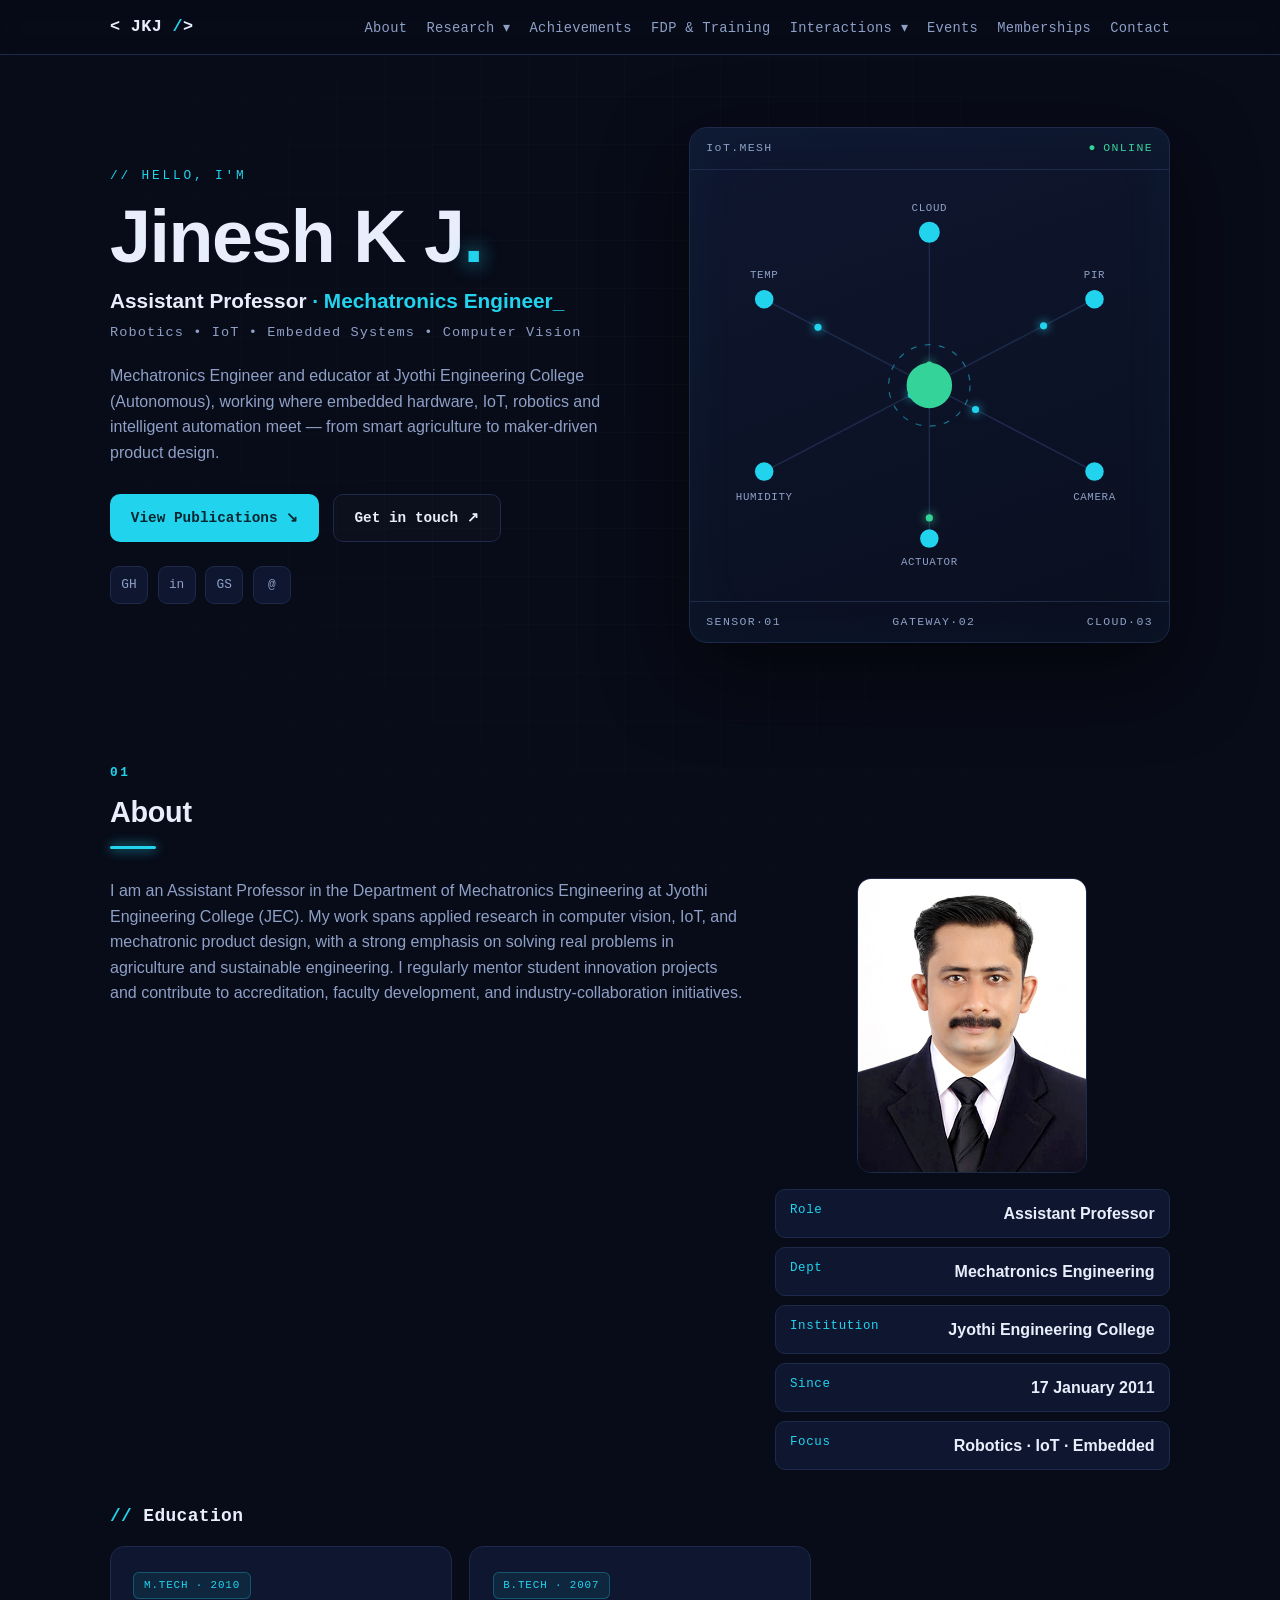
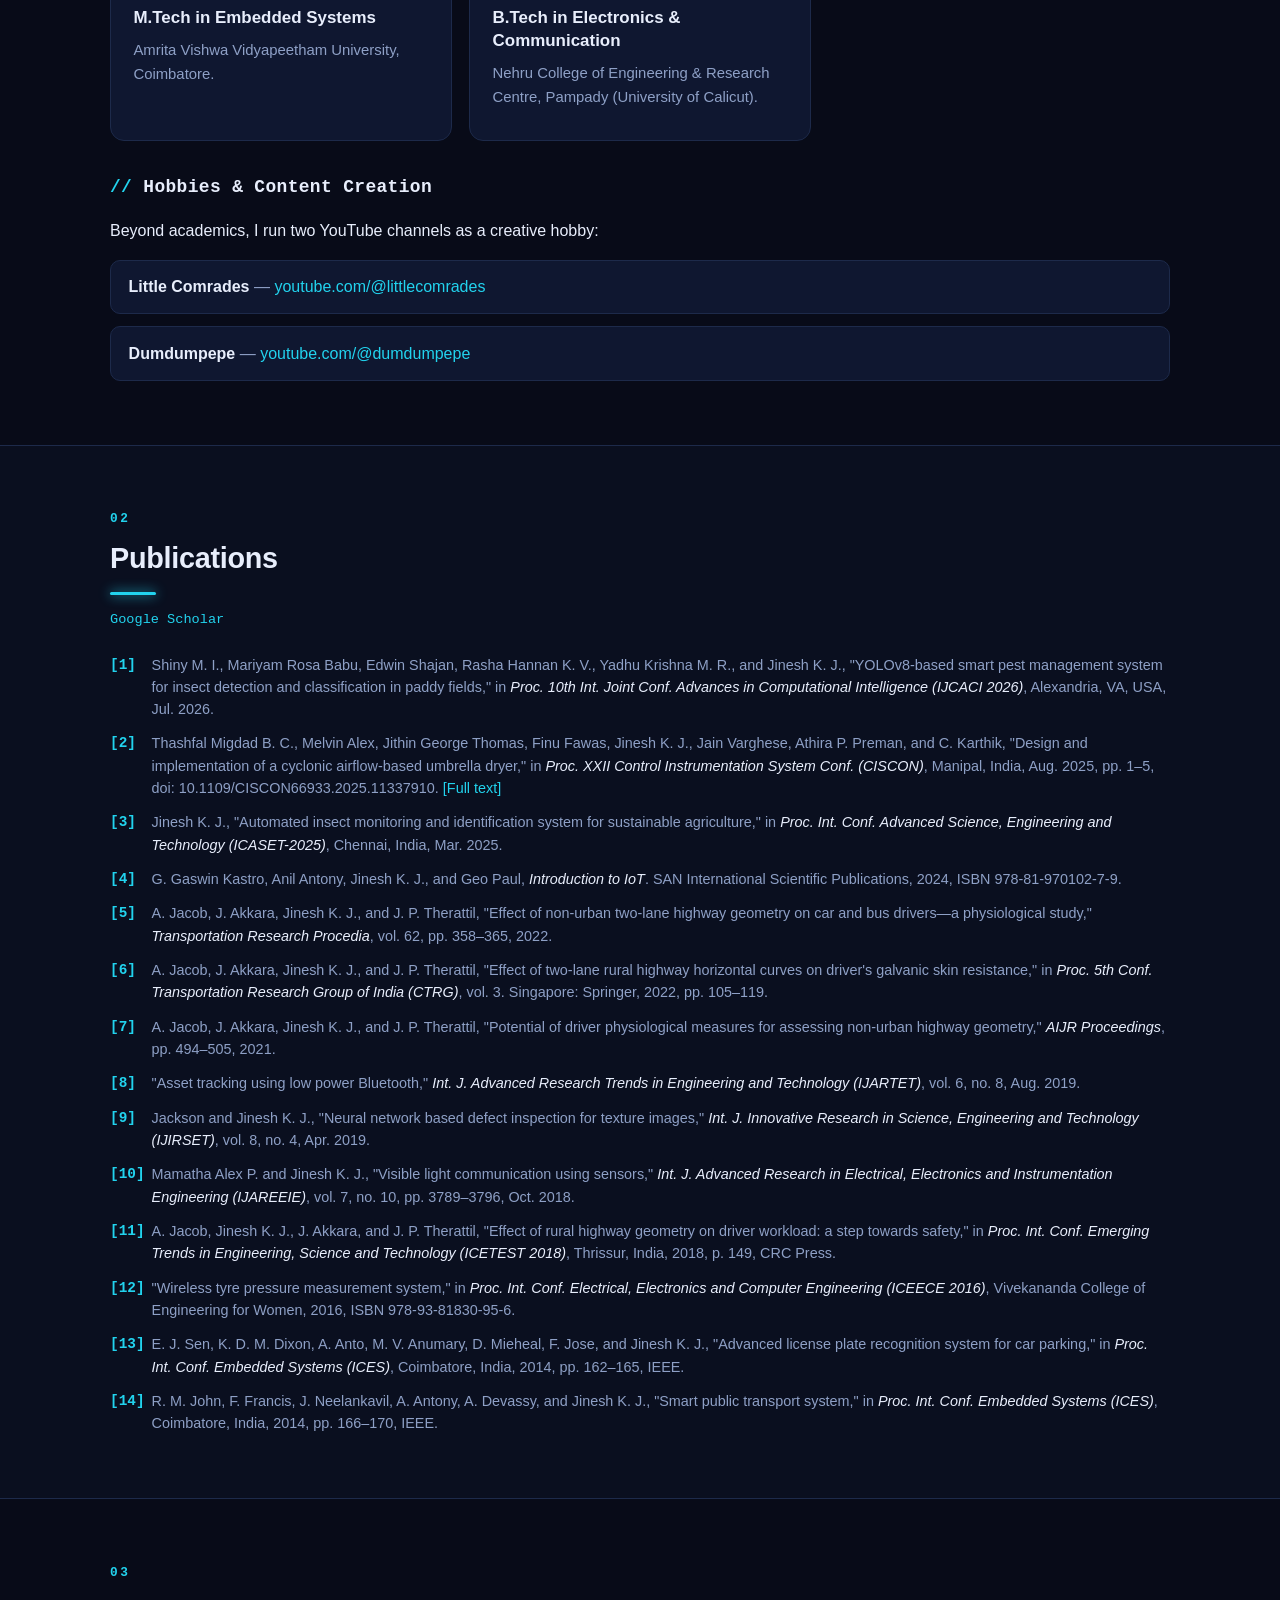
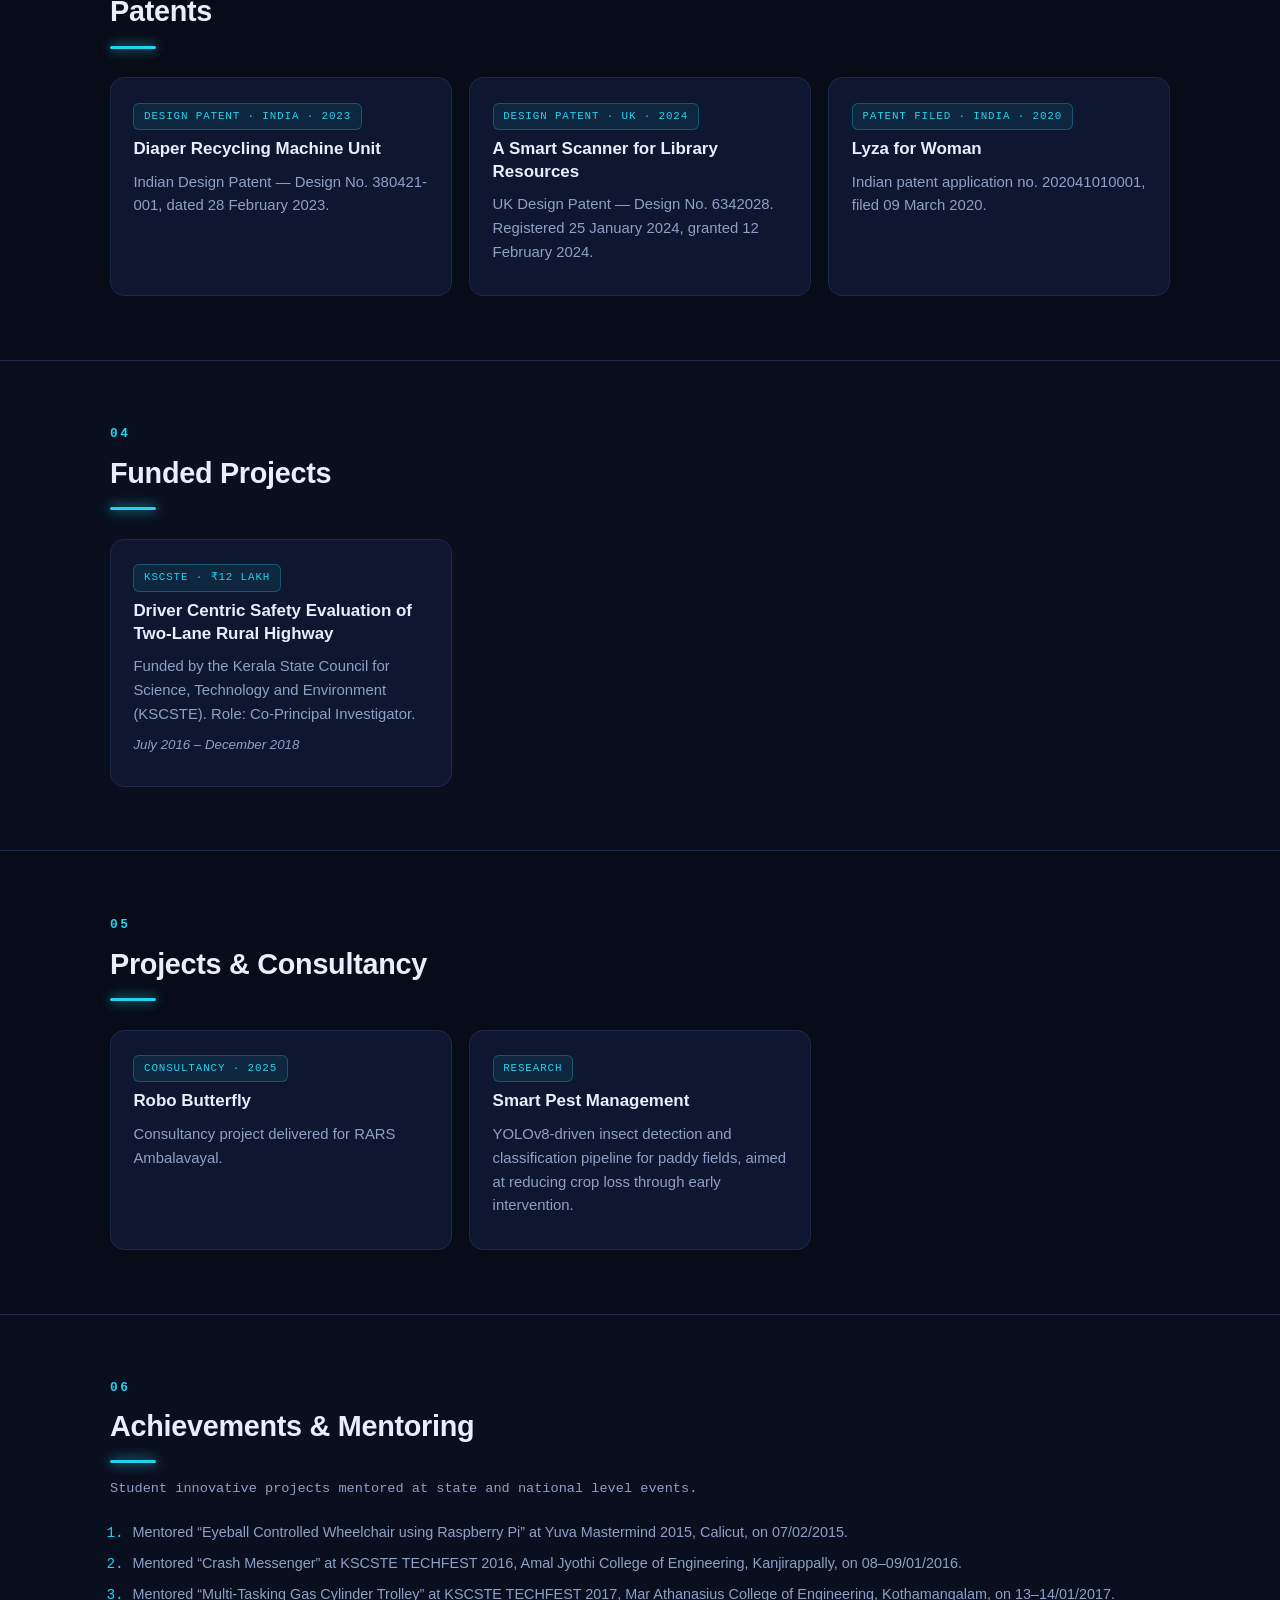
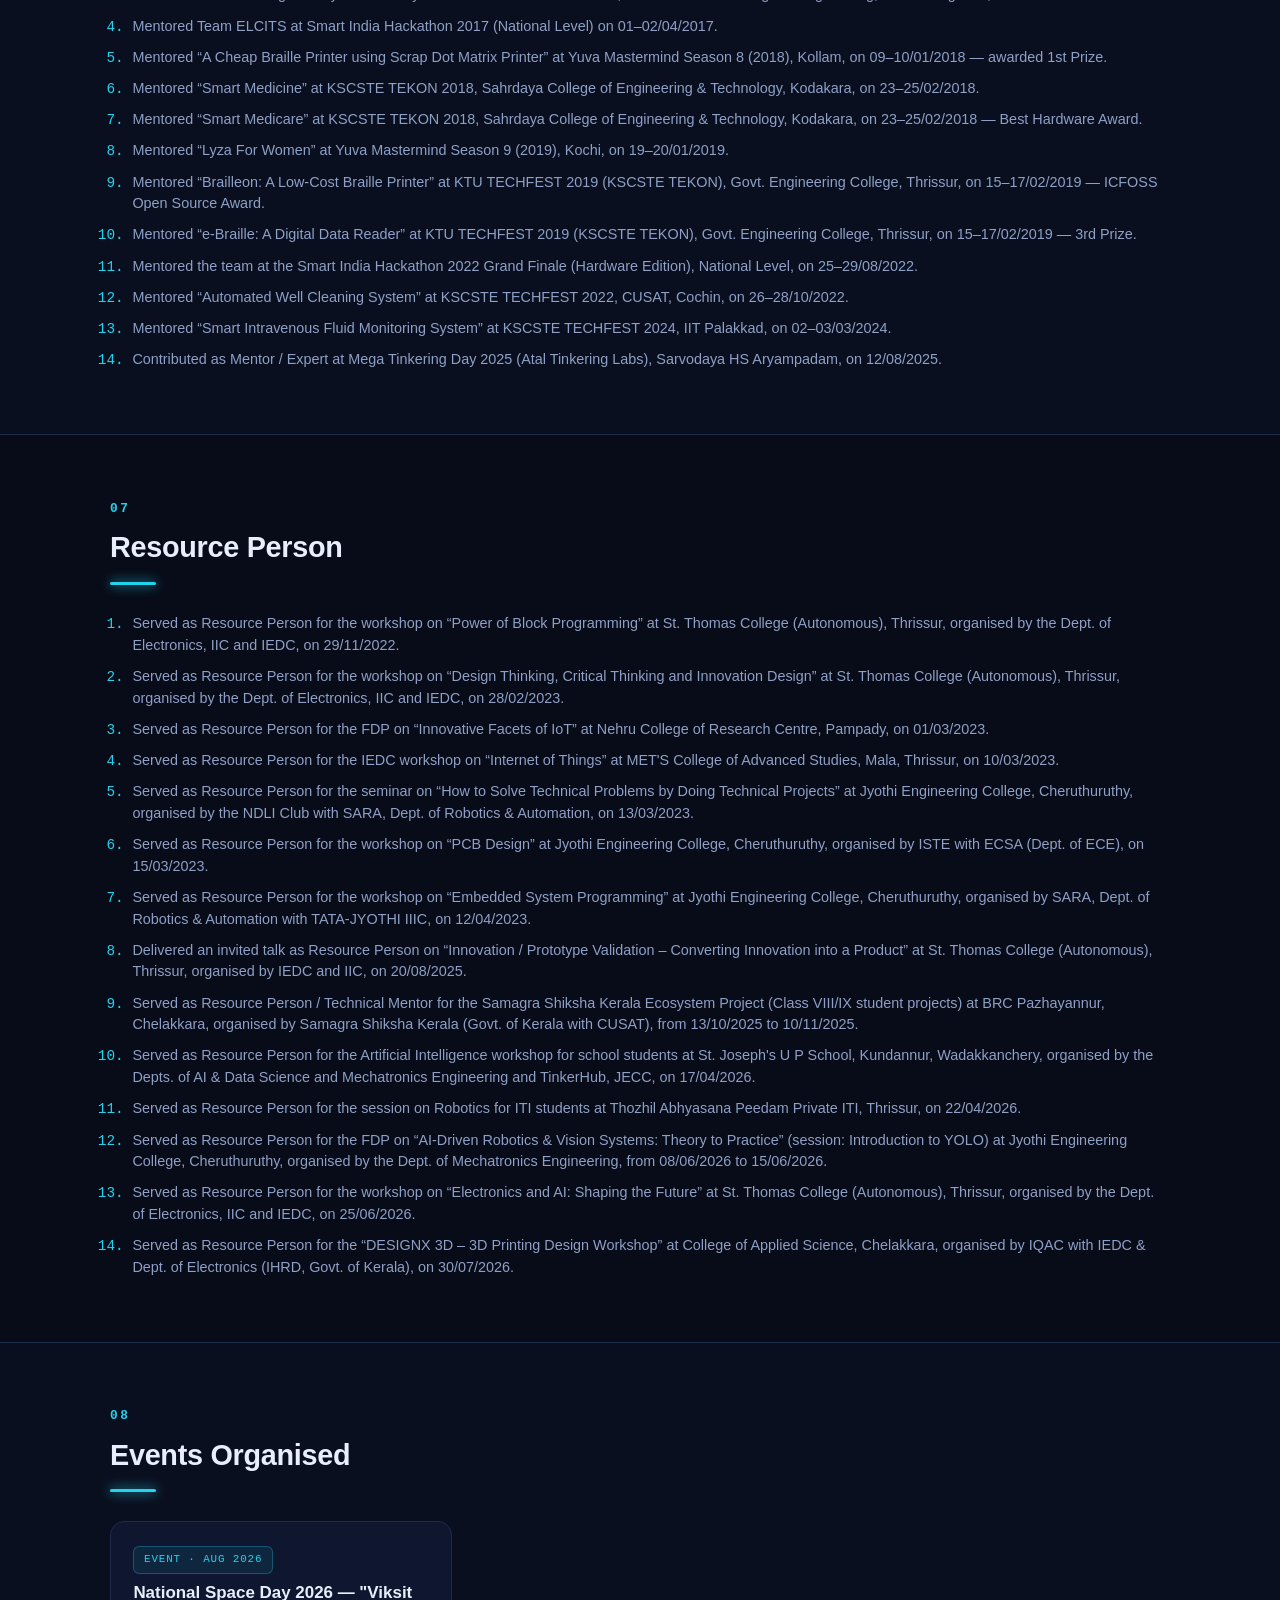
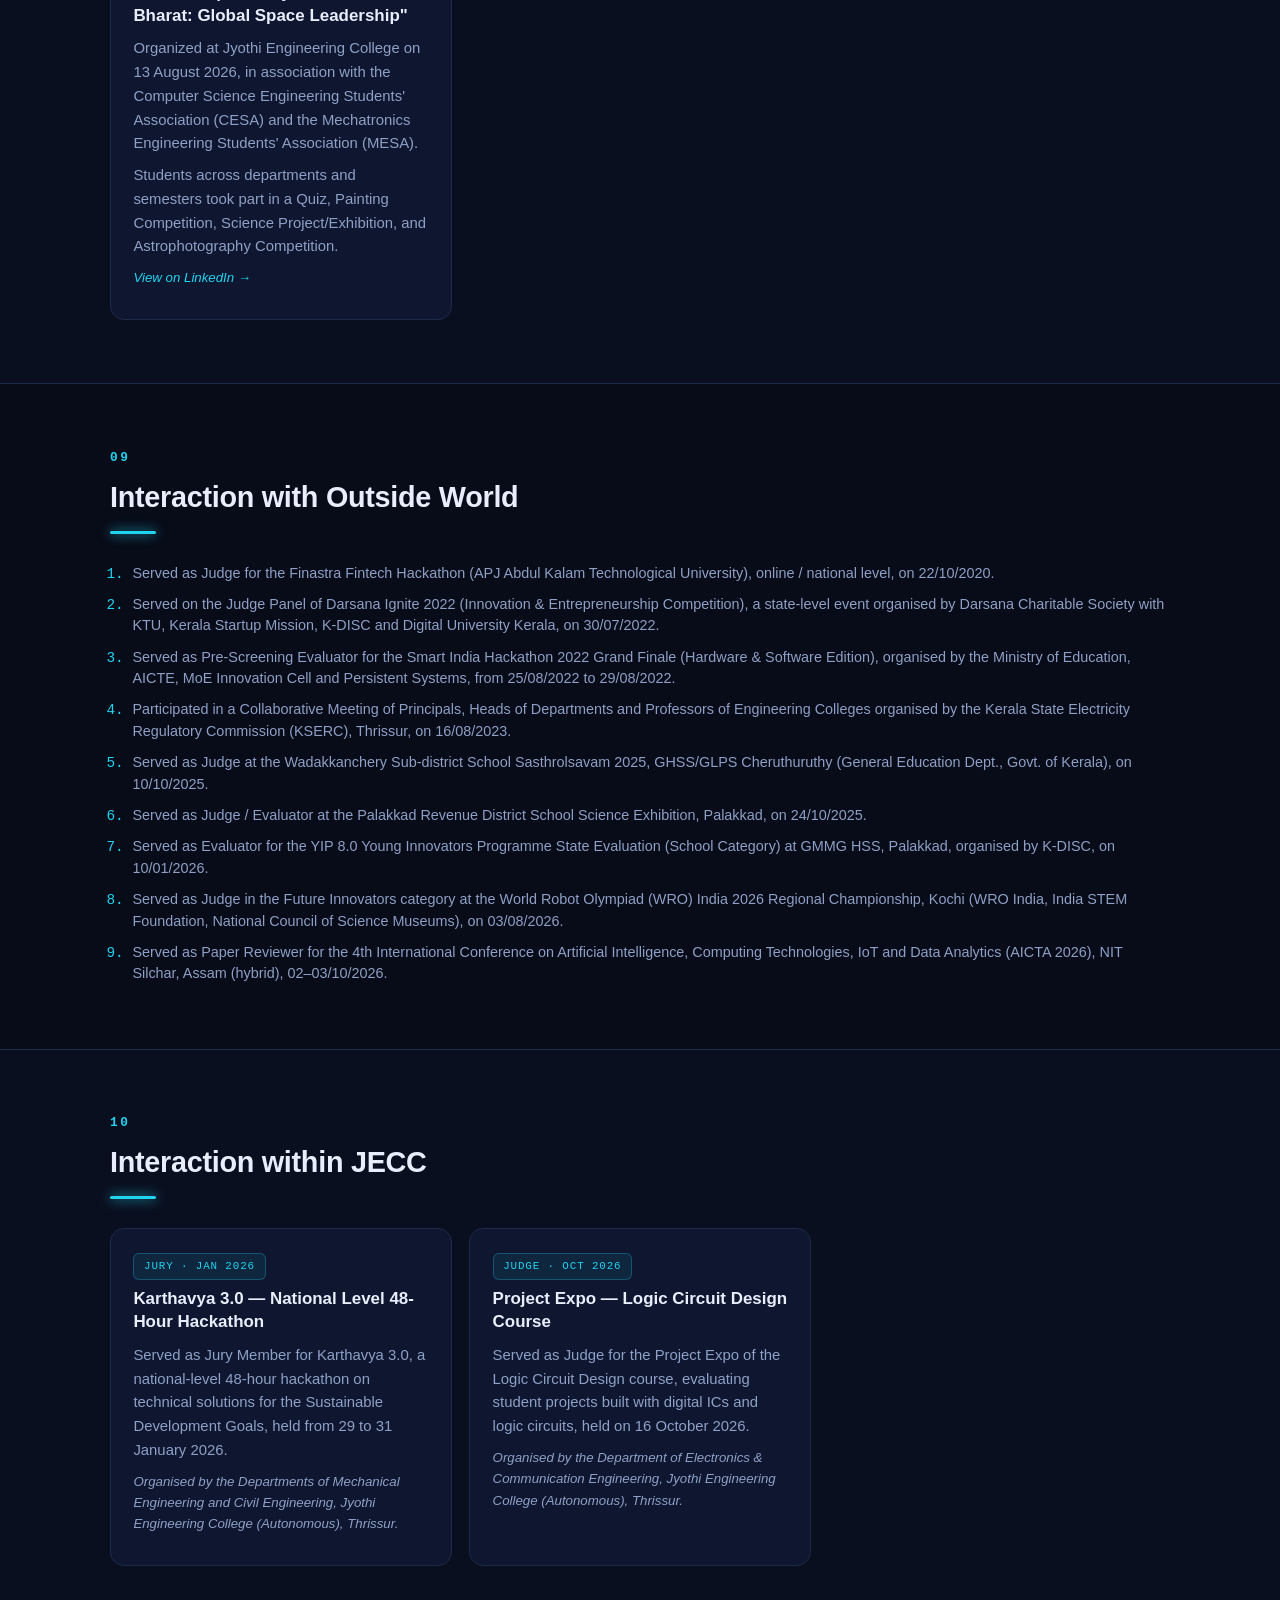
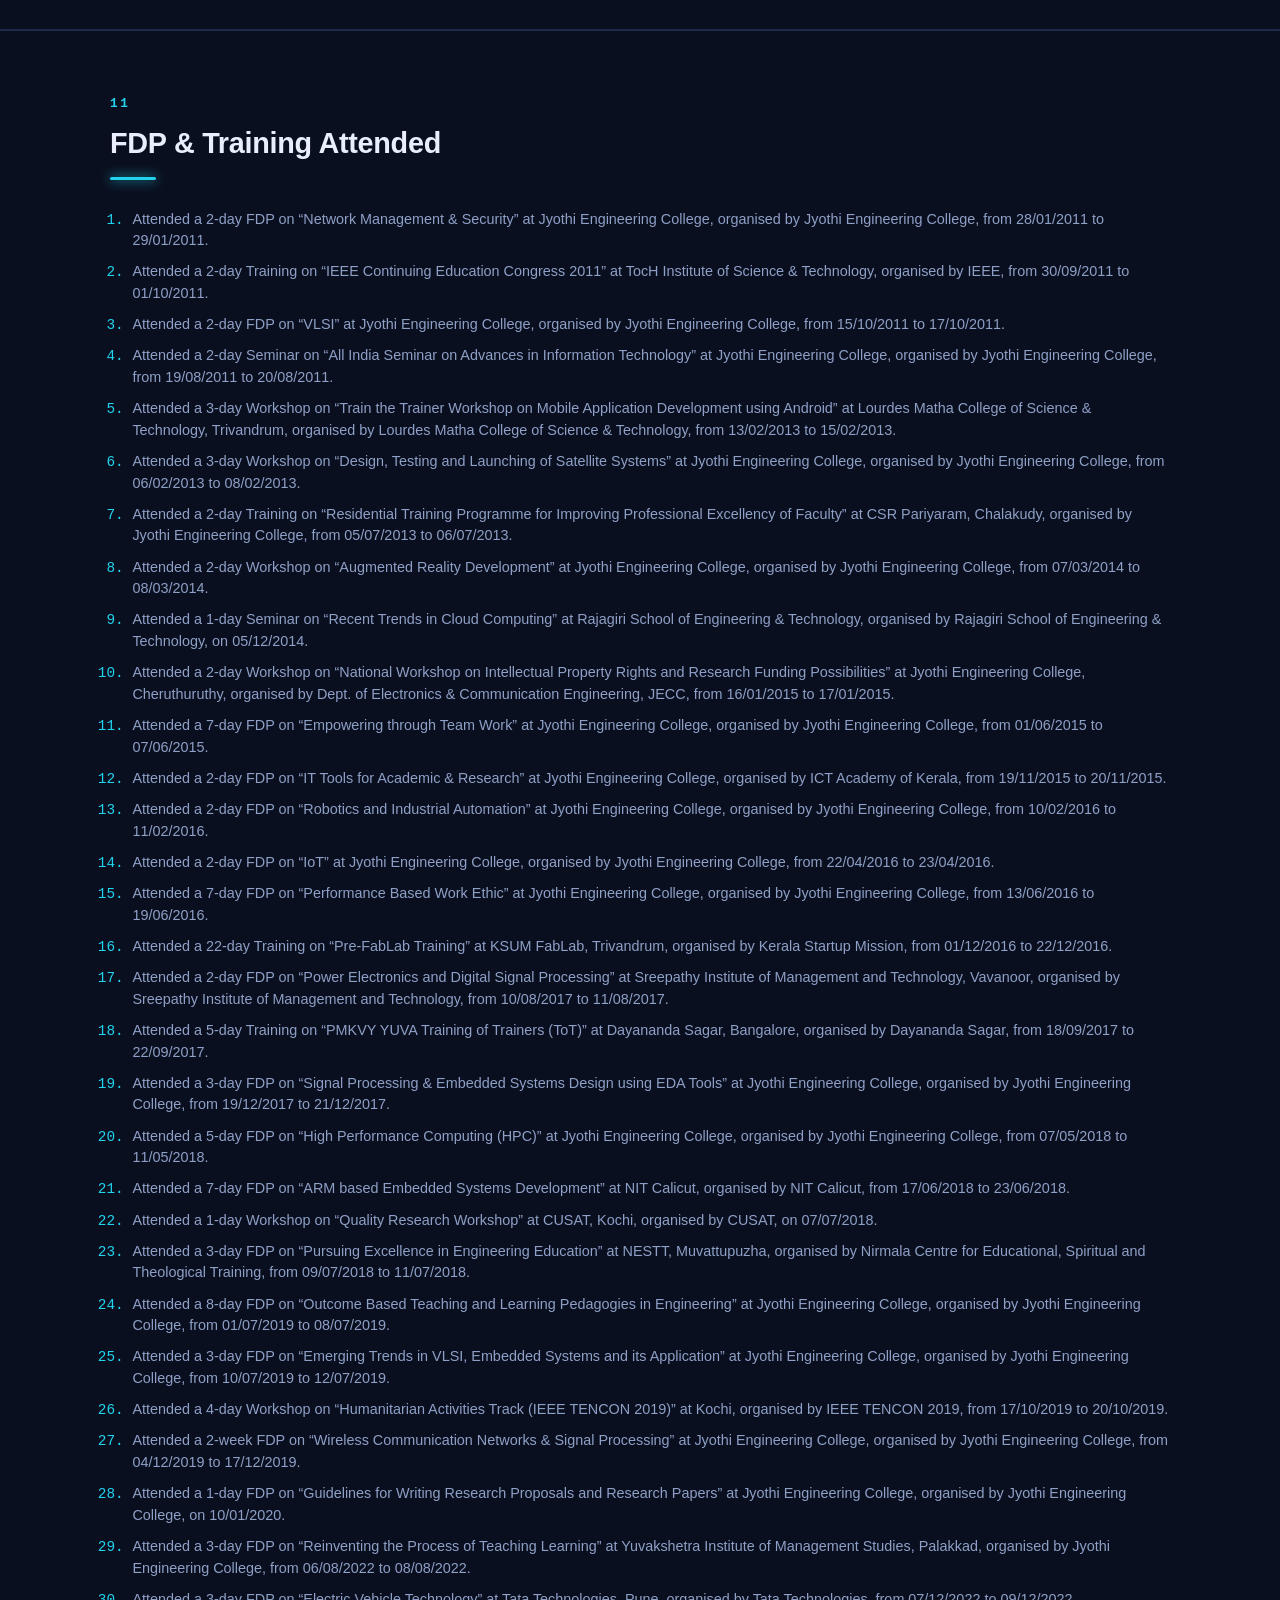
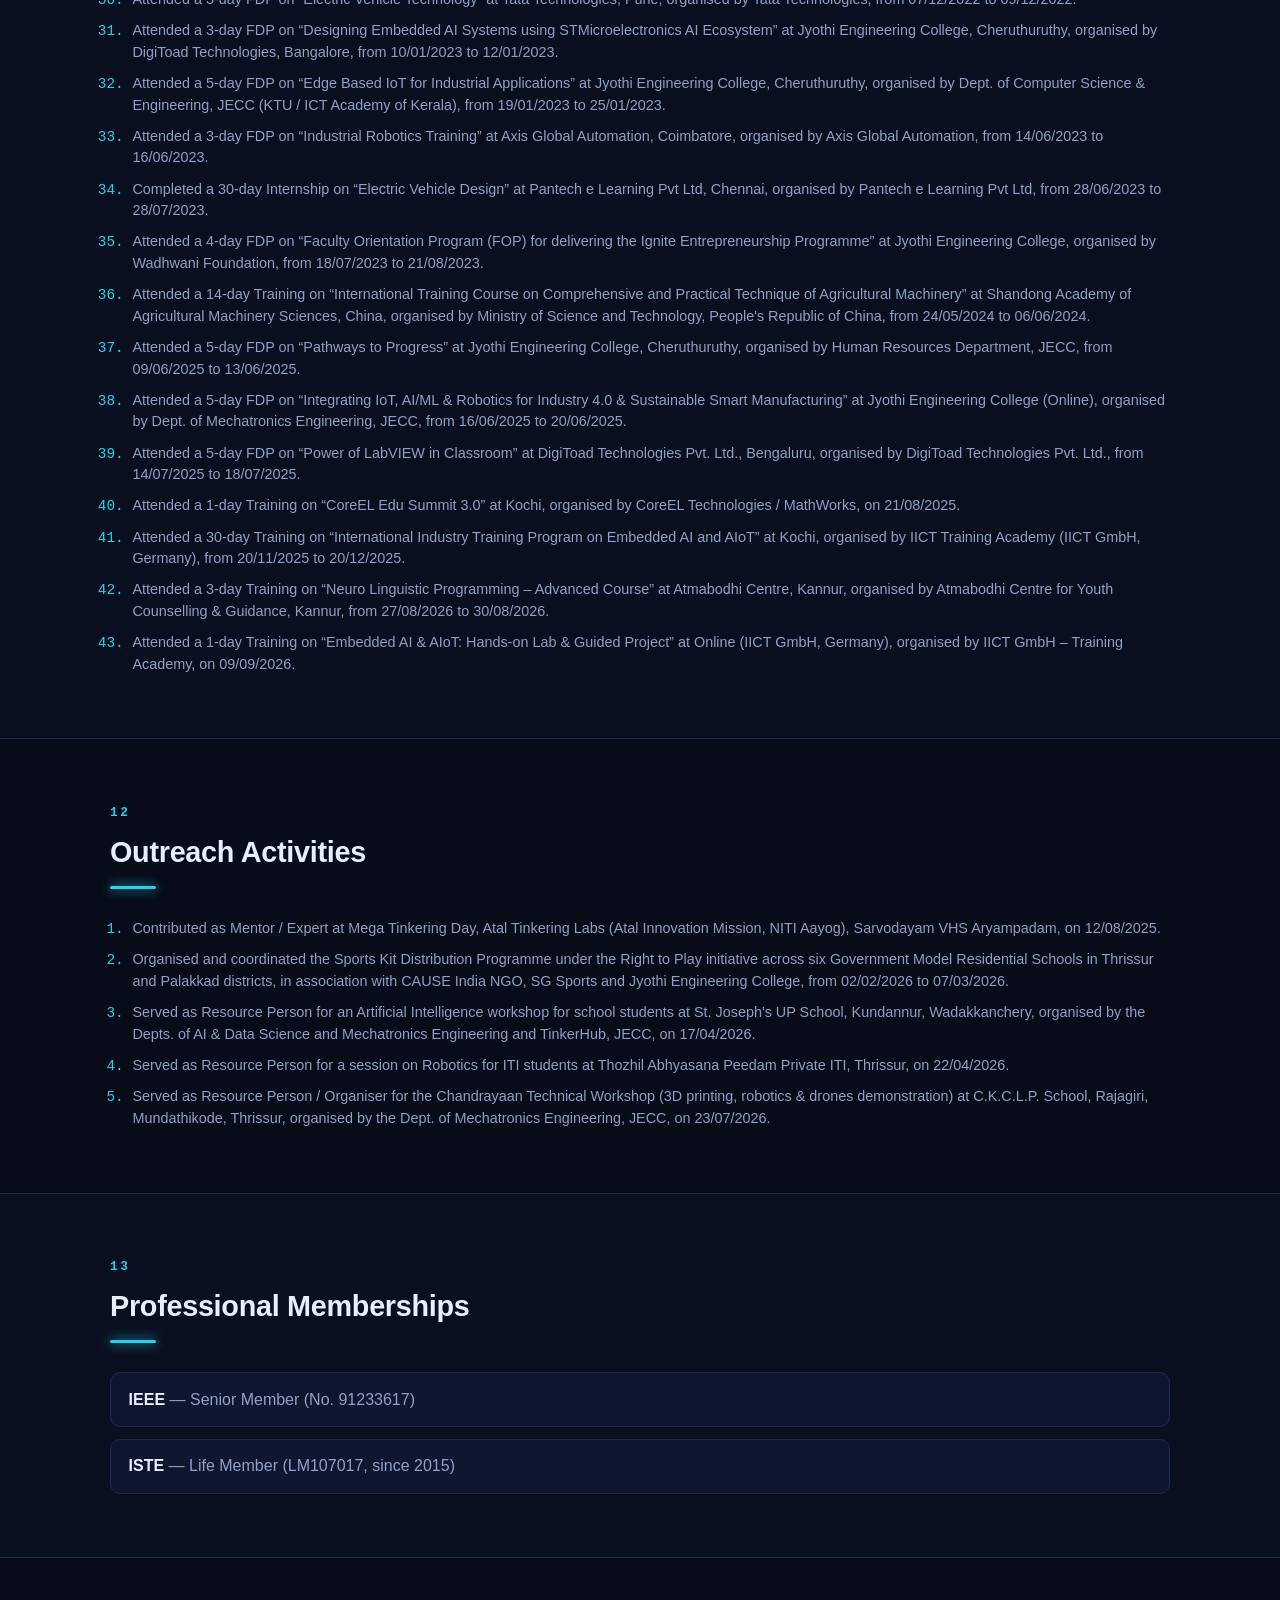
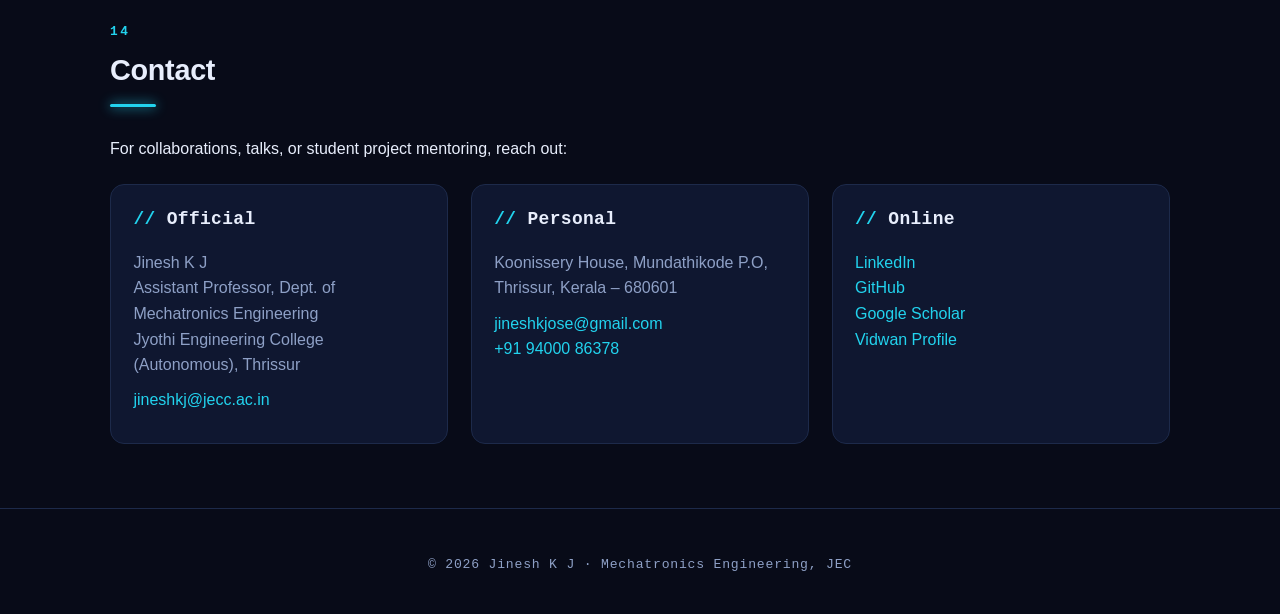
<file: index.html>
<!DOCTYPE html>
<html lang="en">
<head>
  <meta charset="UTF-8" />
  <meta name="viewport" content="width=device-width, initial-scale=1.0" />
  <title>Jinesh K J — Assistant Professor, Mechatronics Engineering</title>
  <meta name="description" content="Portfolio of Jinesh K J, Assistant Professor of Mechatronics Engineering — research, publications, patents, and projects." />
  <link rel="stylesheet" href="style.css" />
</head>
<body>
  <header class="site-header">
    <nav class="nav">
      <a href="#top" class="brand">&lt; JKJ <span>/</span>&gt;</a>
      <button class="nav-toggle" aria-label="Toggle navigation" aria-expanded="false">
        <span></span><span></span><span></span>
      </button>
      <ul class="nav-links">
        <li><a href="#about">About</a></li>
        <li class="dropdown">
          <a href="#publications" class="dropdown-toggle">Research ▾</a>
          <ul class="dropdown-menu">
            <li><a href="#publications">Publications</a></li>
            <li><a href="#patents">Patents</a></li>
            <li><a href="#funded">Funded Projects</a></li>
            <li><a href="#projects">Projects</a></li>
          </ul>
        </li>
        <li><a href="#achievements">Achievements</a></li>
        <li><a href="#fdp">FDP &amp; Training</a></li>
        <li class="dropdown">
          <a href="#interaction-jecc" class="dropdown-toggle">Interactions ▾</a>
          <ul class="dropdown-menu">
            <li><a href="#interaction-jecc">Interaction within JECC</a></li>
            <li><a href="#interaction">Interaction with Outside World</a></li>
            <li><a href="#outreach">Outreach</a></li>
            <li><a href="#resource-person">Resource Person</a></li>
          </ul>
        </li>
        <li><a href="#events">Events</a></li>
        <li><a href="#memberships">Memberships</a></li>
        <li><a href="#contact">Contact</a></li>
      </ul>
    </nav>
  </header>

  <main id="top">
    <!-- HERO -->
    <section class="hero" id="home">
      <div class="hero-inner">
        <div class="hero-text">
          <p class="eyebrow">// Hello, I'm</p>
          <h1>Jinesh K&nbsp;J<span class="dot">.</span></h1>
          <p class="role">Assistant Professor&nbsp;<span class="typed" id="typed"></span><span class="cursor">_</span></p>
          <p class="kicker">Robotics • IoT • Embedded Systems • Computer Vision</p>
          <p class="tagline">
            Mechatronics Engineer and educator at Jyothi Engineering College (Autonomous),
            working where embedded hardware, IoT, robotics and intelligent automation meet —
            from smart agriculture to maker-driven product design.
          </p>
          <div class="hero-actions">
            <a class="btn btn-primary" href="#publications">View Publications ↘</a>
            <a class="btn btn-ghost" href="#contact">Get in touch ↗</a>
          </div>
          <div class="hero-social">
            <a href="https://github.com/jineshkjose" target="_blank" rel="noopener" title="GitHub">GH</a>
            <a href="https://www.linkedin.com/in/jineshkjose" target="_blank" rel="noopener" title="LinkedIn">in</a>
            <a href="https://scholar.google.com/citations?user=27okvE0AAAAJ&amp;hl=en" target="_blank" rel="noopener" title="Google Scholar">GS</a>
            <a href="mailto:jineshkj@jecc.ac.in" title="Email">@</a>
          </div>
        </div>

        <div class="hero-panel">
          <div class="panel-head"><span>IoT.MESH</span><span class="status">ONLINE</span></div>
          <svg class="mesh" viewBox="0 0 400 360" xmlns="http://www.w3.org/2000/svg" aria-label="Animated IoT sensor mesh">
            <!-- links -->
            <g>
              <line class="m-link" x1="200" y1="180" x2="200" y2="52"/>
              <line class="m-link" x1="200" y1="180" x2="62"  y2="108"/>
              <line class="m-link" x1="200" y1="180" x2="62"  y2="252"/>
              <line class="m-link" x1="200" y1="180" x2="338" y2="108"/>
              <line class="m-link" x1="200" y1="180" x2="338" y2="252"/>
              <line class="m-link" x1="200" y1="180" x2="200" y2="308"/>
            </g>
            <!-- rotating ring around hub -->
            <circle class="m-ring" cx="200" cy="180" r="34"/>
            <!-- packets -->
            <circle class="packet" r="3"><animateMotion dur="2.2s" repeatCount="indefinite" path="M62,108 L200,180"/></circle>
            <circle class="packet" r="3"><animateMotion dur="2.6s" begin="0.6s" repeatCount="indefinite" path="M62,252 L200,180"/></circle>
            <circle class="packet" r="3"><animateMotion dur="2.0s" begin="0.3s" repeatCount="indefinite" path="M338,108 L200,180"/></circle>
            <circle class="packet" r="3"><animateMotion dur="2.8s" begin="0.9s" repeatCount="indefinite" path="M338,252 L200,180"/></circle>
            <circle class="packet g" r="3"><animateMotion dur="2.4s" begin="0.2s" repeatCount="indefinite" path="M200,180 L200,52"/></circle>
            <circle class="packet g" r="3"><animateMotion dur="2.1s" begin="1.1s" repeatCount="indefinite" path="M200,180 L200,308"/></circle>
            <!-- nodes -->
            <g>
              <circle class="m-core" cx="200" cy="52"  r="8"/><circle class="m-pulse" cx="200" cy="52" r="8" fill="#22d3ee"/>
              <text class="m-label" x="200" y="34" text-anchor="middle">CLOUD</text>
              <circle class="m-core" cx="62" cy="108" r="7"/><circle class="m-pulse" cx="62" cy="108" r="7" fill="#22d3ee"/>
              <text class="m-label" x="62" y="90" text-anchor="middle">TEMP</text>
              <circle class="m-core" cx="62" cy="252" r="7"/><circle class="m-pulse" cx="62" cy="252" r="7" fill="#22d3ee"/>
              <text class="m-label" x="62" y="276" text-anchor="middle">HUMIDITY</text>
              <circle class="m-core" cx="338" cy="108" r="7"/><circle class="m-pulse" cx="338" cy="108" r="7" fill="#22d3ee"/>
              <text class="m-label" x="338" y="90" text-anchor="middle">PIR</text>
              <circle class="m-core" cx="338" cy="252" r="7"/><circle class="m-pulse" cx="338" cy="252" r="7" fill="#22d3ee"/>
              <text class="m-label" x="338" y="276" text-anchor="middle">CAMERA</text>
              <circle class="m-core" cx="200" cy="308" r="7"/><circle class="m-pulse" cx="200" cy="308" r="7" fill="#22d3ee"/>
              <text class="m-label" x="200" y="330" text-anchor="middle">ACTUATOR</text>
              <!-- hub -->
              <circle class="m-core hub" cx="200" cy="180" r="18"/>
              <circle class="m-pulse" cx="200" cy="180" r="18" fill="#34d399"/>
              <text class="m-hublabel" x="200" y="184" text-anchor="middle">MCU</text>
            </g>
          </svg>
          <div class="panel-foot"><span>SENSOR·01</span><span>GATEWAY·02</span><span>CLOUD·03</span></div>
        </div>
      </div>
    </section>

    <!-- ABOUT -->
    <section id="about" class="section">
      <h2 class="section-title">About</h2>
      <div class="about-grid">
        <p>
          I am an Assistant Professor in the Department of Mechatronics
          Engineering at Jyothi Engineering College (JEC). My work spans applied
          research in computer vision, IoT, and mechatronic product design, with
          a strong emphasis on solving real problems in agriculture and
          sustainable engineering. I regularly mentor student innovation
          projects and contribute to accreditation, faculty development, and
          industry-collaboration initiatives.
        </p>
        <div>
          <img class="about-photo" src="profile.jpg" alt="Jinesh K J" />
          <ul class="facts">
            <li><span class="k">Role</span><span class="v">Assistant Professor</span></li>
            <li><span class="k">Dept</span><span class="v">Mechatronics Engineering</span></li>
            <li><span class="k">Institution</span><span class="v">Jyothi Engineering College</span></li>
            <li><span class="k">Since</span><span class="v">17 January 2011</span></li>
            <li><span class="k">Focus</span><span class="v">Robotics · IoT · Embedded</span></li>
          </ul>
        </div>
      </div>

      <h3 class="subhead">Education</h3>
      <div class="cards">
        <article class="card">
          <span class="badge">M.Tech · 2010</span>
          <h3>M.Tech in Embedded Systems</h3>
          <p>Amrita Vishwa Vidyapeetham University, Coimbatore.</p>
        </article>
        <article class="card">
          <span class="badge">B.Tech · 2007</span>
          <h3>B.Tech in Electronics &amp; Communication</h3>
          <p>Nehru College of Engineering &amp; Research Centre, Pampady (University of Calicut).</p>
        </article>
      </div>

      <h3 class="subhead">Hobbies &amp; Content Creation</h3>
      <p>Beyond academics, I run two YouTube channels as a creative hobby:</p>
      <ul class="memberships">
        <li><strong>Little Comrades</strong> — <a href="https://www.youtube.com/@littlecomrades" target="_blank" rel="noopener">youtube.com/@littlecomrades</a></li>
        <li><strong>Dumdumpepe</strong> — <a href="https://www.youtube.com/@dumdumpepe" target="_blank" rel="noopener">youtube.com/@dumdumpepe</a></li>
      </ul>
    </section>

    <!-- PUBLICATIONS -->
    <section id="publications" class="section alt">
      <h2 class="section-title">Publications</h2>
      <p class="section-note"><a href="https://scholar.google.com/citations?user=27okvE0AAAAJ&amp;hl=en" target="_blank" rel="noopener">Google Scholar</a></p>
      <ol class="ieee-list">
        <li>Shiny M. I., Mariyam Rosa Babu, Edwin Shajan, Rasha Hannan K. V., Yadhu Krishna M. R., and Jinesh K. J., "YOLOv8-based smart pest management system for insect detection and classification in paddy fields," in <em>Proc. 10th Int. Joint Conf. Advances in Computational Intelligence (IJCACI 2026)</em>, Alexandria, VA, USA, Jul. 2026.</li>
        <li>Thashfal Migdad B. C., Melvin Alex, Jithin George Thomas, Finu Fawas, Jinesh K. J., Jain Varghese, Athira P. Preman, and C. Karthik, "Design and implementation of a cyclonic airflow-based umbrella dryer," in <em>Proc. XXII Control Instrumentation System Conf. (CISCON)</em>, Manipal, India, Aug. 2025, pp. 1&ndash;5, doi: 10.1109/CISCON66933.2025.11337910. <a href="https://drive.google.com/drive/folders/0B0CrfFZ5zHY1UGJPQ3llaERQT28?resourcekey=0-eWXSj7GxSYmH7hpoIkayQw" target="_blank" rel="noopener">[Full text]</a></li>
        <li>Jinesh K. J., "Automated insect monitoring and identification system for sustainable agriculture," in <em>Proc. Int. Conf. Advanced Science, Engineering and Technology (ICASET-2025)</em>, Chennai, India, Mar. 2025.</li>
        <li>G. Gaswin Kastro, Anil Antony, Jinesh K. J., and Geo Paul, <em>Introduction to IoT</em>. SAN International Scientific Publications, 2024, ISBN 978-81-970102-7-9.</li>
        <li>A. Jacob, J. Akkara, Jinesh K. J., and J. P. Therattil, "Effect of non-urban two-lane highway geometry on car and bus drivers&mdash;a physiological study," <em>Transportation Research Procedia</em>, vol. 62, pp. 358&ndash;365, 2022.</li>
        <li>A. Jacob, J. Akkara, Jinesh K. J., and J. P. Therattil, "Effect of two-lane rural highway horizontal curves on driver's galvanic skin resistance," in <em>Proc. 5th Conf. Transportation Research Group of India (CTRG)</em>, vol. 3. Singapore: Springer, 2022, pp. 105&ndash;119.</li>
        <li>A. Jacob, J. Akkara, Jinesh K. J., and J. P. Therattil, "Potential of driver physiological measures for assessing non-urban highway geometry," <em>AIJR Proceedings</em>, pp. 494&ndash;505, 2021.</li>
        <li>"Asset tracking using low power Bluetooth," <em>Int. J. Advanced Research Trends in Engineering and Technology (IJARTET)</em>, vol. 6, no. 8, Aug. 2019.</li>
        <li>Jackson and Jinesh K. J., "Neural network based defect inspection for texture images," <em>Int. J. Innovative Research in Science, Engineering and Technology (IJIRSET)</em>, vol. 8, no. 4, Apr. 2019.</li>
        <li>Mamatha Alex P. and Jinesh K. J., "Visible light communication using sensors," <em>Int. J. Advanced Research in Electrical, Electronics and Instrumentation Engineering (IJAREEIE)</em>, vol. 7, no. 10, pp. 3789&ndash;3796, Oct. 2018.</li>
        <li>A. Jacob, Jinesh K. J., J. Akkara, and J. P. Therattil, "Effect of rural highway geometry on driver workload: a step towards safety," in <em>Proc. Int. Conf. Emerging Trends in Engineering, Science and Technology (ICETEST 2018)</em>, Thrissur, India, 2018, p. 149, CRC Press.</li>
        <li>"Wireless tyre pressure measurement system," in <em>Proc. Int. Conf. Electrical, Electronics and Computer Engineering (ICEECE 2016)</em>, Vivekananda College of Engineering for Women, 2016, ISBN 978-93-81830-95-6.</li>
        <li>E. J. Sen, K. D. M. Dixon, A. Anto, M. V. Anumary, D. Mieheal, F. Jose, and Jinesh K. J., "Advanced license plate recognition system for car parking," in <em>Proc. Int. Conf. Embedded Systems (ICES)</em>, Coimbatore, India, 2014, pp. 162&ndash;165, IEEE.</li>
        <li>R. M. John, F. Francis, J. Neelankavil, A. Antony, A. Devassy, and Jinesh K. J., "Smart public transport system," in <em>Proc. Int. Conf. Embedded Systems (ICES)</em>, Coimbatore, India, 2014, pp. 166&ndash;170, IEEE.</li>
      </ol>
    </section>

    <!-- PATENTS -->
    <section id="patents" class="section">
      <h2 class="section-title">Patents</h2>
      <div class="cards">
        <article class="card">
          <span class="badge">Design Patent · India · 2023</span>
          <h3>Diaper Recycling Machine Unit</h3>
          <p>Indian Design Patent — Design No. 380421-001, dated 28 February 2023.</p>
        </article>
        <article class="card">
          <span class="badge">Design Patent · UK · 2024</span>
          <h3>A Smart Scanner for Library Resources</h3>
          <p>UK Design Patent — Design No. 6342028. Registered 25 January 2024, granted 12 February 2024.</p>
        </article>
        <article class="card">
          <span class="badge">Patent Filed · India · 2020</span>
          <h3>Lyza for Woman</h3>
          <p>Indian patent application no. 202041010001, filed 09 March 2020.</p>
        </article>
      </div>
    </section>

    <!-- FUNDED PROJECTS -->
    <section id="funded" class="section alt">
      <h2 class="section-title">Funded Projects</h2>
      <div class="cards">
        <article class="card">
          <span class="badge">KSCSTE · ₹12 Lakh</span>
          <h3>Driver Centric Safety Evaluation of Two-Lane Rural Highway</h3>
          <p>Funded by the Kerala State Council for Science, Technology and Environment (KSCSTE). Role: Co-Principal Investigator.</p>
          <p class="authors">July 2016 – December 2018</p>
        </article>
      </div>
    </section>

    <!-- PROJECTS -->
    <section id="projects" class="section">
      <h2 class="section-title">Projects &amp; Consultancy</h2>
      <div class="cards">
        <article class="card">
          <span class="badge">Consultancy · 2025</span>
          <h3>Robo Butterfly</h3>
          <p>Consultancy project delivered for RARS Ambalavayal.</p>
        </article>
        <article class="card">
          <span class="badge">Research</span>
          <h3>Smart Pest Management</h3>
          <p>YOLOv8-driven insect detection and classification pipeline for paddy fields, aimed at reducing crop loss through early intervention.</p>
        </article>
      </div>
    </section>

    <!-- ACHIEVEMENTS -->
    <section id="achievements" class="section alt">
      <h2 class="section-title">Achievements &amp; Mentoring</h2>
      <p class="section-note">Student innovative projects mentored at state and national level events.</p>
      <ol class="fdp-list">
        <li>Mentored “Eyeball Controlled Wheelchair using Raspberry Pi” at Yuva Mastermind 2015, Calicut, on 07/02/2015.</li>
        <li>Mentored “Crash Messenger” at KSCSTE TECHFEST 2016, Amal Jyothi College of Engineering, Kanjirappally, on 08–09/01/2016.</li>
        <li>Mentored “Multi-Tasking Gas Cylinder Trolley” at KSCSTE TECHFEST 2017, Mar Athanasius College of Engineering, Kothamangalam, on 13–14/01/2017.</li>
        <li>Mentored Team ELCITS at Smart India Hackathon 2017 (National Level) on 01–02/04/2017.</li>
        <li>Mentored “A Cheap Braille Printer using Scrap Dot Matrix Printer” at Yuva Mastermind Season 8 (2018), Kollam, on 09–10/01/2018 — awarded 1st Prize.</li>
        <li>Mentored “Smart Medicine” at KSCSTE TEKON 2018, Sahrdaya College of Engineering & Technology, Kodakara, on 23–25/02/2018.</li>
        <li>Mentored “Smart Medicare” at KSCSTE TEKON 2018, Sahrdaya College of Engineering & Technology, Kodakara, on 23–25/02/2018 — Best Hardware Award.</li>
        <li>Mentored “Lyza For Women” at Yuva Mastermind Season 9 (2019), Kochi, on 19–20/01/2019.</li>
        <li>Mentored “Brailleon: A Low-Cost Braille Printer” at KTU TECHFEST 2019 (KSCSTE TEKON), Govt. Engineering College, Thrissur, on 15–17/02/2019 — ICFOSS Open Source Award.</li>
        <li>Mentored “e-Braille: A Digital Data Reader” at KTU TECHFEST 2019 (KSCSTE TEKON), Govt. Engineering College, Thrissur, on 15–17/02/2019 — 3rd Prize.</li>
        <li>Mentored the team at the Smart India Hackathon 2022 Grand Finale (Hardware Edition), National Level, on 25–29/08/2022.</li>
        <li>Mentored “Automated Well Cleaning System” at KSCSTE TECHFEST 2022, CUSAT, Cochin, on 26–28/10/2022.</li>
        <li>Mentored “Smart Intravenous Fluid Monitoring System” at KSCSTE TECHFEST 2024, IIT Palakkad, on 02–03/03/2024.</li>
        <li>Contributed as Mentor / Expert at Mega Tinkering Day 2025 (Atal Tinkering Labs), Sarvodaya HS Aryampadam, on 12/08/2025.</li>
      </ol>
    </section>

    <!-- RESOURCE PERSON -->
    <section id="resource-person" class="section">
      <h2 class="section-title">Resource Person</h2>
      <ol class="fdp-list">
        <li>Served as Resource Person for the workshop on “Power of Block Programming” at St. Thomas College (Autonomous), Thrissur, organised by the Dept. of Electronics, IIC and IEDC, on 29/11/2022.</li>
        <li>Served as Resource Person for the workshop on “Design Thinking, Critical Thinking and Innovation Design” at St. Thomas College (Autonomous), Thrissur, organised by the Dept. of Electronics, IIC and IEDC, on 28/02/2023.</li>
        <li>Served as Resource Person for the FDP on “Innovative Facets of IoT” at Nehru College of Research Centre, Pampady, on 01/03/2023.</li>
        <li>Served as Resource Person for the IEDC workshop on “Internet of Things” at MET'S College of Advanced Studies, Mala, Thrissur, on 10/03/2023.</li>
        <li>Served as Resource Person for the seminar on “How to Solve Technical Problems by Doing Technical Projects” at Jyothi Engineering College, Cheruthuruthy, organised by the NDLI Club with SARA, Dept. of Robotics & Automation, on 13/03/2023.</li>
        <li>Served as Resource Person for the workshop on “PCB Design” at Jyothi Engineering College, Cheruthuruthy, organised by ISTE with ECSA (Dept. of ECE), on 15/03/2023.</li>
        <li>Served as Resource Person for the workshop on “Embedded System Programming” at Jyothi Engineering College, Cheruthuruthy, organised by SARA, Dept. of Robotics & Automation with TATA-JYOTHI IIIC, on 12/04/2023.</li>
        <li>Delivered an invited talk as Resource Person on “Innovation / Prototype Validation – Converting Innovation into a Product” at St. Thomas College (Autonomous), Thrissur, organised by IEDC and IIC, on 20/08/2025.</li>
        <li>Served as Resource Person / Technical Mentor for the Samagra Shiksha Kerala Ecosystem Project (Class VIII/IX student projects) at BRC Pazhayannur, Chelakkara, organised by Samagra Shiksha Kerala (Govt. of Kerala with CUSAT), from 13/10/2025 to 10/11/2025.</li>
        <li>Served as Resource Person for the Artificial Intelligence workshop for school students at St. Joseph's U P School, Kundannur, Wadakkanchery, organised by the Depts. of AI & Data Science and Mechatronics Engineering and TinkerHub, JECC, on 17/04/2026.</li>
        <li>Served as Resource Person for the session on Robotics for ITI students at Thozhil Abhyasana Peedam Private ITI, Thrissur, on 22/04/2026.</li>
        <li>Served as Resource Person for the FDP on “AI-Driven Robotics & Vision Systems: Theory to Practice” (session: Introduction to YOLO) at Jyothi Engineering College, Cheruthuruthy, organised by the Dept. of Mechatronics Engineering, from 08/06/2026 to 15/06/2026.</li>
        <li>Served as Resource Person for the workshop on “Electronics and AI: Shaping the Future” at St. Thomas College (Autonomous), Thrissur, organised by the Dept. of Electronics, IIC and IEDC, on 25/06/2026.</li>
        <li>Served as Resource Person for the “DESIGNX 3D – 3D Printing Design Workshop” at College of Applied Science, Chelakkara, organised by IQAC with IEDC & Dept. of Electronics (IHRD, Govt. of Kerala), on 30/07/2026.</li>
      </ol>
    </section>

    <!-- EVENTS -->
    <section id="events" class="section alt">
      <h2 class="section-title">Events Organised</h2>
      <div class="cards">
        <article class="card">
          <span class="badge">Event · Aug 2026</span>
          <h3>National Space Day 2026 — "Viksit Bharat: Global Space Leadership"</h3>
          <p>Organized at Jyothi Engineering College on 13 August 2026, in association with the Computer Science Engineering Students' Association (CESA) and the Mechatronics Engineering Students' Association (MESA).</p>
          <p>Students across departments and semesters took part in a Quiz, Painting Competition, Science Project/Exhibition, and Astrophotography Competition.</p>
          <p class="authors"><a href="https://www.linkedin.com/posts/jineshkjose_nationalspaceday-isro-viksitbharat-share-7494986714118107136-uZ8i/" target="_blank" rel="noopener">View on LinkedIn →</a></p>
        </article>
      </div>
    </section>

    <!-- INTERACTION WITH OUTSIDE WORLD -->
    <section id="interaction" class="section">
      <h2 class="section-title">Interaction with Outside World</h2>
      <ol class="fdp-list">
        <li>Served as Judge for the Finastra Fintech Hackathon (APJ Abdul Kalam Technological University), online / national level, on 22/10/2020.</li>
        <li>Served on the Judge Panel of Darsana Ignite 2022 (Innovation & Entrepreneurship Competition), a state-level event organised by Darsana Charitable Society with KTU, Kerala Startup Mission, K-DISC and Digital University Kerala, on 30/07/2022.</li>
        <li>Served as Pre-Screening Evaluator for the Smart India Hackathon 2022 Grand Finale (Hardware & Software Edition), organised by the Ministry of Education, AICTE, MoE Innovation Cell and Persistent Systems, from 25/08/2022 to 29/08/2022.</li>
        <li>Participated in a Collaborative Meeting of Principals, Heads of Departments and Professors of Engineering Colleges organised by the Kerala State Electricity Regulatory Commission (KSERC), Thrissur, on 16/08/2023.</li>
        <li>Served as Judge at the Wadakkanchery Sub-district School Sasthrolsavam 2025, GHSS/GLPS Cheruthuruthy (General Education Dept., Govt. of Kerala), on 10/10/2025.</li>
        <li>Served as Judge / Evaluator at the Palakkad Revenue District School Science Exhibition, Palakkad, on 24/10/2025.</li>
        <li>Served as Evaluator for the YIP 8.0 Young Innovators Programme State Evaluation (School Category) at GMMG HSS, Palakkad, organised by K-DISC, on 10/01/2026.</li>
        <li>Served as Judge in the Future Innovators category at the World Robot Olympiad (WRO) India 2026 Regional Championship, Kochi (WRO India, India STEM Foundation, National Council of Science Museums), on 03/08/2026.</li>
        <li>Served as Paper Reviewer for the 4th International Conference on Artificial Intelligence, Computing Technologies, IoT and Data Analytics (AICTA 2026), NIT Silchar, Assam (hybrid), 02–03/10/2026.</li>
      </ol>
    </section>

    <!-- INTERACTION WITHIN JECC -->
    <section id="interaction-jecc" class="section alt">
      <h2 class="section-title">Interaction within JECC</h2>
      <div class="cards">
        <article class="card">
          <span class="badge">Jury · Jan 2026</span>
          <h3>Karthavya 3.0 — National Level 48-Hour Hackathon</h3>
          <p>Served as Jury Member for Karthavya 3.0, a national-level 48-hour hackathon on technical solutions for the Sustainable Development Goals, held from 29 to 31 January 2026.</p>
          <p class="authors">Organised by the Departments of Mechanical Engineering and Civil Engineering, Jyothi Engineering College (Autonomous), Thrissur.</p>
        </article>
        <article class="card">
          <span class="badge">Judge · Oct 2026</span>
          <h3>Project Expo — Logic Circuit Design Course</h3>
          <p>Served as Judge for the Project Expo of the Logic Circuit Design course, evaluating student projects built with digital ICs and logic circuits, held on 16 October 2026.</p>
          <p class="authors">Organised by the Department of Electronics &amp; Communication Engineering, Jyothi Engineering College (Autonomous), Thrissur.</p>
        </article>
      </div>
    </section>

    <!-- FDP & TRAINING -->
    <section id="fdp" class="section alt">
      <h2 class="section-title">FDP &amp; Training Attended</h2>
      <ol class="fdp-list">
        <li>Attended a 2-day FDP on “Network Management & Security” at Jyothi Engineering College, organised by Jyothi Engineering College, from 28/01/2011 to 29/01/2011.</li>
        <li>Attended a 2-day Training on “IEEE Continuing Education Congress 2011” at TocH Institute of Science & Technology, organised by IEEE, from 30/09/2011 to 01/10/2011.</li>
        <li>Attended a 2-day FDP on “VLSI” at Jyothi Engineering College, organised by Jyothi Engineering College, from 15/10/2011 to 17/10/2011.</li>
        <li>Attended a 2-day Seminar on “All India Seminar on Advances in Information Technology” at Jyothi Engineering College, organised by Jyothi Engineering College, from 19/08/2011 to 20/08/2011.</li>
        <li>Attended a 3-day Workshop on “Train the Trainer Workshop on Mobile Application Development using Android” at Lourdes Matha College of Science & Technology, Trivandrum, organised by Lourdes Matha College of Science & Technology, from 13/02/2013 to 15/02/2013.</li>
        <li>Attended a 3-day Workshop on “Design, Testing and Launching of Satellite Systems” at Jyothi Engineering College, organised by Jyothi Engineering College, from 06/02/2013 to 08/02/2013.</li>
        <li>Attended a 2-day Training on “Residential Training Programme for Improving Professional Excellency of Faculty” at CSR Pariyaram, Chalakudy, organised by Jyothi Engineering College, from 05/07/2013 to 06/07/2013.</li>
        <li>Attended a 2-day Workshop on “Augmented Reality Development” at Jyothi Engineering College, organised by Jyothi Engineering College, from 07/03/2014 to 08/03/2014.</li>
        <li>Attended a 1-day Seminar on “Recent Trends in Cloud Computing” at Rajagiri School of Engineering & Technology, organised by Rajagiri School of Engineering & Technology, on 05/12/2014.</li>
        <li>Attended a 2-day Workshop on “National Workshop on Intellectual Property Rights and Research Funding Possibilities” at Jyothi Engineering College, Cheruthuruthy, organised by Dept. of Electronics & Communication Engineering, JECC, from 16/01/2015 to 17/01/2015.</li>
        <li>Attended a 7-day FDP on “Empowering through Team Work” at Jyothi Engineering College, organised by Jyothi Engineering College, from 01/06/2015 to 07/06/2015.</li>
        <li>Attended a 2-day FDP on “IT Tools for Academic & Research” at Jyothi Engineering College, organised by ICT Academy of Kerala, from 19/11/2015 to 20/11/2015.</li>
        <li>Attended a 2-day FDP on “Robotics and Industrial Automation” at Jyothi Engineering College, organised by Jyothi Engineering College, from 10/02/2016 to 11/02/2016.</li>
        <li>Attended a 2-day FDP on “IoT” at Jyothi Engineering College, organised by Jyothi Engineering College, from 22/04/2016 to 23/04/2016.</li>
        <li>Attended a 7-day FDP on “Performance Based Work Ethic” at Jyothi Engineering College, organised by Jyothi Engineering College, from 13/06/2016 to 19/06/2016.</li>
        <li>Attended a 22-day Training on “Pre-FabLab Training” at KSUM FabLab, Trivandrum, organised by Kerala Startup Mission, from 01/12/2016 to 22/12/2016.</li>
        <li>Attended a 2-day FDP on “Power Electronics and Digital Signal Processing” at Sreepathy Institute of Management and Technology, Vavanoor, organised by Sreepathy Institute of Management and Technology, from 10/08/2017 to 11/08/2017.</li>
        <li>Attended a 5-day Training on “PMKVY YUVA Training of Trainers (ToT)” at Dayananda Sagar, Bangalore, organised by Dayananda Sagar, from 18/09/2017 to 22/09/2017.</li>
        <li>Attended a 3-day FDP on “Signal Processing & Embedded Systems Design using EDA Tools” at Jyothi Engineering College, organised by Jyothi Engineering College, from 19/12/2017 to 21/12/2017.</li>
        <li>Attended a 5-day FDP on “High Performance Computing (HPC)” at Jyothi Engineering College, organised by Jyothi Engineering College, from 07/05/2018 to 11/05/2018.</li>
        <li>Attended a 7-day FDP on “ARM based Embedded Systems Development” at NIT Calicut, organised by NIT Calicut, from 17/06/2018 to 23/06/2018.</li>
        <li>Attended a 1-day Workshop on “Quality Research Workshop” at CUSAT, Kochi, organised by CUSAT, on 07/07/2018.</li>
        <li>Attended a 3-day FDP on “Pursuing Excellence in Engineering Education” at NESTT, Muvattupuzha, organised by Nirmala Centre for Educational, Spiritual and Theological Training, from 09/07/2018 to 11/07/2018.</li>
        <li>Attended a 8-day FDP on “Outcome Based Teaching and Learning Pedagogies in Engineering” at Jyothi Engineering College, organised by Jyothi Engineering College, from 01/07/2019 to 08/07/2019.</li>
        <li>Attended a 3-day FDP on “Emerging Trends in VLSI, Embedded Systems and its Application” at Jyothi Engineering College, organised by Jyothi Engineering College, from 10/07/2019 to 12/07/2019.</li>
        <li>Attended a 4-day Workshop on “Humanitarian Activities Track (IEEE TENCON 2019)” at Kochi, organised by IEEE TENCON 2019, from 17/10/2019 to 20/10/2019.</li>
        <li>Attended a 2-week FDP on “Wireless Communication Networks & Signal Processing” at Jyothi Engineering College, organised by Jyothi Engineering College, from 04/12/2019 to 17/12/2019.</li>
        <li>Attended a 1-day FDP on “Guidelines for Writing Research Proposals and Research Papers” at Jyothi Engineering College, organised by Jyothi Engineering College, on 10/01/2020.</li>
        <li>Attended a 3-day FDP on “Reinventing the Process of Teaching Learning” at Yuvakshetra Institute of Management Studies, Palakkad, organised by Jyothi Engineering College, from 06/08/2022 to 08/08/2022.</li>
        <li>Attended a 3-day FDP on “Electric Vehicle Technology” at Tata Technologies, Pune, organised by Tata Technologies, from 07/12/2022 to 09/12/2022.</li>
        <li>Attended a 3-day FDP on “Designing Embedded AI Systems using STMicroelectronics AI Ecosystem” at Jyothi Engineering College, Cheruthuruthy, organised by DigiToad Technologies, Bangalore, from 10/01/2023 to 12/01/2023.</li>
        <li>Attended a 5-day FDP on “Edge Based IoT for Industrial Applications” at Jyothi Engineering College, Cheruthuruthy, organised by Dept. of Computer Science & Engineering, JECC (KTU / ICT Academy of Kerala), from 19/01/2023 to 25/01/2023.</li>
        <li>Attended a 3-day FDP on “Industrial Robotics Training” at Axis Global Automation, Coimbatore, organised by Axis Global Automation, from 14/06/2023 to 16/06/2023.</li>
        <li>Completed a 30-day Internship on “Electric Vehicle Design” at Pantech e Learning Pvt Ltd, Chennai, organised by Pantech e Learning Pvt Ltd, from 28/06/2023 to 28/07/2023.</li>
        <li>Attended a 4-day FDP on “Faculty Orientation Program (FOP) for delivering the Ignite Entrepreneurship Programme” at Jyothi Engineering College, organised by Wadhwani Foundation, from 18/07/2023 to 21/08/2023.</li>
        <li>Attended a 14-day Training on “International Training Course on Comprehensive and Practical Technique of Agricultural Machinery” at Shandong Academy of Agricultural Machinery Sciences, China, organised by Ministry of Science and Technology, People's Republic of China, from 24/05/2024 to 06/06/2024.</li>
        <li>Attended a 5-day FDP on “Pathways to Progress” at Jyothi Engineering College, Cheruthuruthy, organised by Human Resources Department, JECC, from 09/06/2025 to 13/06/2025.</li>
        <li>Attended a 5-day FDP on “Integrating IoT, AI/ML & Robotics for Industry 4.0 & Sustainable Smart Manufacturing” at Jyothi Engineering College (Online), organised by Dept. of Mechatronics Engineering, JECC, from 16/06/2025 to 20/06/2025.</li>
        <li>Attended a 5-day FDP on “Power of LabVIEW in Classroom” at DigiToad Technologies Pvt. Ltd., Bengaluru, organised by DigiToad Technologies Pvt. Ltd., from 14/07/2025 to 18/07/2025.</li>
        <li>Attended a 1-day Training on “CoreEL Edu Summit 3.0” at Kochi, organised by CoreEL Technologies / MathWorks, on 21/08/2025.</li>
        <li>Attended a 30-day Training on “International Industry Training Program on Embedded AI and AIoT” at Kochi, organised by IICT Training Academy (IICT GmbH, Germany), from 20/11/2025 to 20/12/2025.</li>
        <li>Attended a 3-day Training on “Neuro Linguistic Programming – Advanced Course” at Atmabodhi Centre, Kannur, organised by Atmabodhi Centre for Youth Counselling & Guidance, Kannur, from 27/08/2026 to 30/08/2026.</li>
        <li>Attended a 1-day Training on “Embedded AI & AIoT: Hands-on Lab & Guided Project” at Online (IICT GmbH, Germany), organised by IICT GmbH – Training Academy, on 09/09/2026.</li>
      </ol>
    </section>

    <!-- OUTREACH -->
    <section id="outreach" class="section">
      <h2 class="section-title">Outreach Activities</h2>
            <ol class="fdp-list">
        <li>Contributed as Mentor / Expert at Mega Tinkering Day, Atal Tinkering Labs (Atal Innovation Mission, NITI Aayog), Sarvodayam VHS Aryampadam, on 12/08/2025.</li>
        <li>Organised and coordinated the Sports Kit Distribution Programme under the Right to Play initiative across six Government Model Residential Schools in Thrissur and Palakkad districts, in association with CAUSE India NGO, SG Sports and Jyothi Engineering College, from 02/02/2026 to 07/03/2026.</li>
        <li>Served as Resource Person for an Artificial Intelligence workshop for school students at St. Joseph's UP School, Kundannur, Wadakkanchery, organised by the Depts. of AI & Data Science and Mechatronics Engineering and TinkerHub, JECC, on 17/04/2026.</li>
        <li>Served as Resource Person for a session on Robotics for ITI students at Thozhil Abhyasana Peedam Private ITI, Thrissur, on 22/04/2026.</li>
        <li>Served as Resource Person / Organiser for the Chandrayaan Technical Workshop (3D printing, robotics & drones demonstration) at C.K.C.L.P. School, Rajagiri, Mundathikode, Thrissur, organised by the Dept. of Mechatronics Engineering, JECC, on 23/07/2026.</li>
      </ol>
    </section>

    <!-- MEMBERSHIPS -->
    <section id="memberships" class="section alt">
      <h2 class="section-title">Professional Memberships</h2>
      <ul class="memberships">
        <li><strong>IEEE</strong> — Senior Member (No. 91233617)</li>
        <li><strong>ISTE</strong> — Life Member (LM107017, since 2015)</li>
      </ul>
    </section>

    <!-- CONTACT -->
    <section id="contact" class="section">
      <h2 class="section-title">Contact</h2>
      <p>For collaborations, talks, or student project mentoring, reach out:</p>
      <div class="contact-grid">
        <div class="contact-block">
          <h3 class="subhead">Official</h3>
          <p>Jinesh K J<br />
          Assistant Professor, Dept. of Mechatronics Engineering<br />
          Jyothi Engineering College (Autonomous), Thrissur</p>
          <p><a href="mailto:jineshkj@jecc.ac.in">jineshkj@jecc.ac.in</a></p>
        </div>
        <div class="contact-block">
          <h3 class="subhead">Personal</h3>
          <p>Koonissery House, Mundathikode P.O,<br />
          Thrissur, Kerala – 680601</p>
          <p><a href="mailto:jineshkjose@gmail.com">jineshkjose@gmail.com</a><br />
          <a href="tel:+919400086378">+91 94000 86378</a></p>
        </div>
        <div class="contact-block">
          <h3 class="subhead">Online</h3>
          <p><a href="https://www.linkedin.com/in/jineshkjose" target="_blank" rel="noopener">LinkedIn</a><br />
          <a href="https://github.com/jineshkjose" target="_blank" rel="noopener">GitHub</a><br />
          <a href="https://scholar.google.com/citations?user=27okvE0AAAAJ&amp;hl=en" target="_blank" rel="noopener">Google Scholar</a><br />
          <a href="https://vidwan.inflibnet.ac.in/profile/561349" target="_blank" rel="noopener">Vidwan Profile</a></p>
        </div>
      </div>
    </section>
  </main>

  <footer class="site-footer">
    <p>&copy; <span id="year"></span> Jinesh K J · Mechatronics Engineering, JEC</p>
  </footer>

  <script src="script.js"></script>
</body>
</html>
</file>
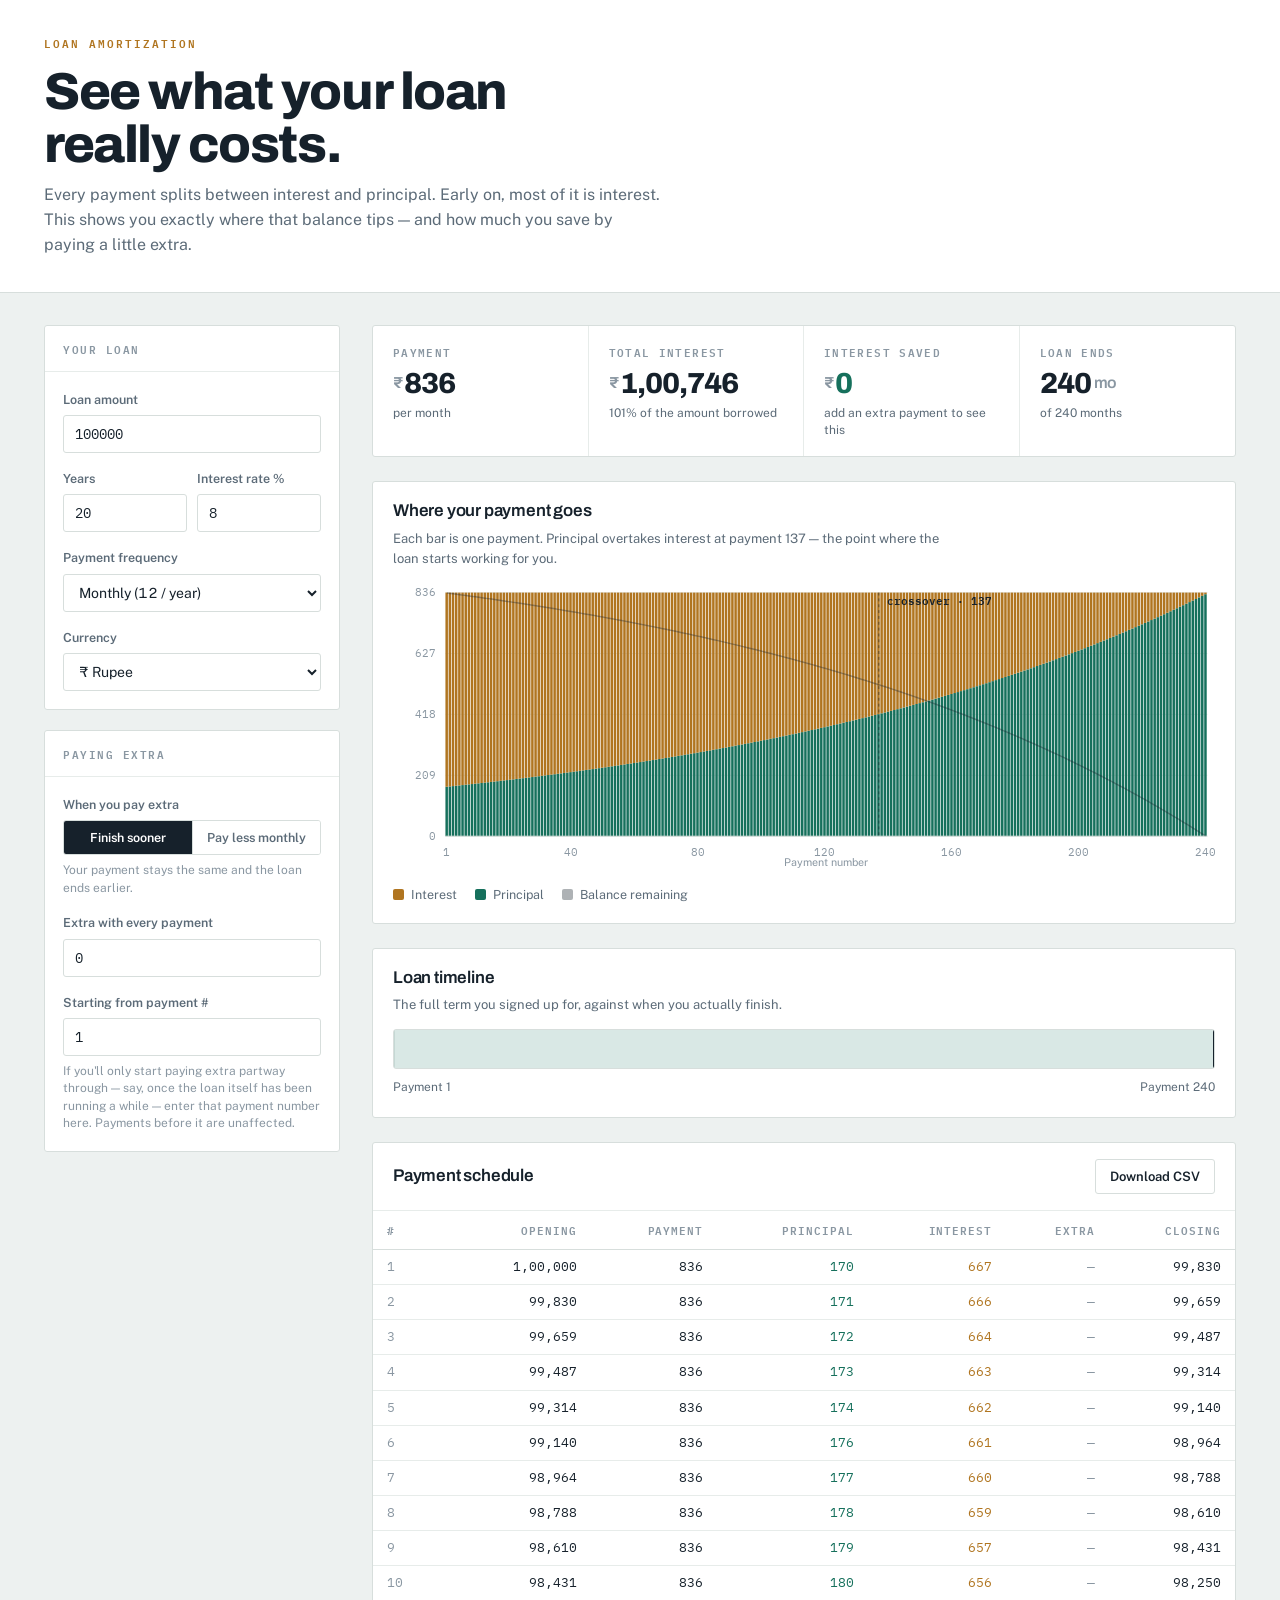
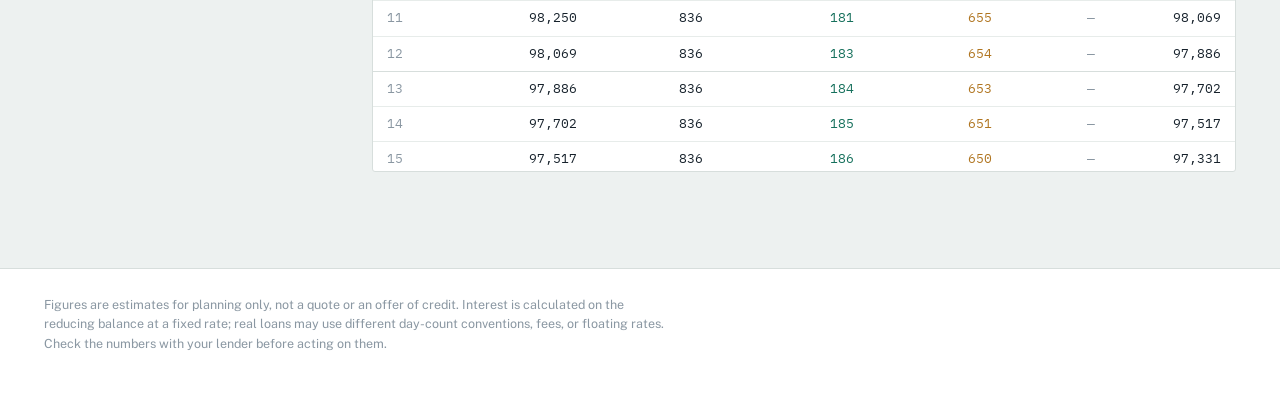
<file: loan-calc/index.html>
<!DOCTYPE html>
<html lang="en">
<head>
<meta charset="utf-8">
<meta name="viewport" content="width=device-width, initial-scale=1">
<title>Loan Amortization Calculator</title>
<meta name="description" content="See what your loan really costs, and what prepaying saves you.">
<link rel="preconnect" href="https://fonts.googleapis.com">
<link rel="preconnect" href="https://fonts.gstatic.com" crossorigin>
<link href="https://fonts.googleapis.com/css2?family=Archivo:wght@500;600;800&family=IBM+Plex+Mono:wght@400;500;600&family=Public+Sans:wght@400;500;600&display=swap" rel="stylesheet">
<style>
:root{
  --ink:#16212B;
  --muted:#5C6B78;
  --faint:#8A97A2;
  --paper:#EDF1F0;
  --surface:#FFFFFF;
  --line:#D7DEDC;
  --line-soft:#E7ECEA;
  --principal:#16705C;
  --principal-fill:#16705C;
  --interest:#B07520;
  --interest-fill:#B07520;
  --focus:#1F5FA8;
  --radius:3px;
}
*{box-sizing:border-box}
html{-webkit-text-size-adjust:100%}
body{
  margin:0;
  background:var(--paper);
  color:var(--ink);
  font-family:'Public Sans',-apple-system,BlinkMacSystemFont,'Segoe UI',sans-serif;
  font-size:15px;
  line-height:1.55;
}
.num{font-family:'IBM Plex Mono',ui-monospace,SFMono-Regular,Menlo,monospace;font-variant-numeric:tabular-nums}
h1,h2,h3,.display{font-family:'Archivo',sans-serif}

/* ---------- shell ---------- */
.wrap{max-width:1240px;margin:0 auto;padding:0 24px}

header.masthead{
  border-bottom:1px solid var(--line);
  background:var(--surface);
}
.masthead .wrap{padding-top:34px;padding-bottom:34px}
.eyebrow{
  font-family:'IBM Plex Mono',monospace;
  font-size:11px;letter-spacing:.18em;text-transform:uppercase;
  color:var(--interest);font-weight:600;margin:0 0 14px;
}
h1{
  font-size:clamp(30px,4.6vw,52px);
  font-weight:800;letter-spacing:-.028em;line-height:1.02;
  margin:0 0 12px;max-width:17ch;
}
.standfirst{margin:0;max-width:62ch;color:var(--muted);font-size:16px}

/* ---------- layout ---------- */
.grid{display:grid;grid-template-columns:296px minmax(0,1fr);gap:32px;padding:32px 0 72px}
@media (max-width:940px){.grid{grid-template-columns:1fr;gap:24px}}

/* ---------- controls ---------- */
.panel{
  background:var(--surface);
  border:1px solid var(--line);
  border-radius:var(--radius);
}
aside .panel{position:sticky;top:20px}
@media (max-width:940px){aside .panel{position:static}}
.panel-hd{
  padding:14px 18px;border-bottom:1px solid var(--line-soft);
  font-family:'IBM Plex Mono',monospace;font-size:11px;
  letter-spacing:.14em;text-transform:uppercase;color:var(--faint);font-weight:600;
}
.panel-bd{padding:18px}

.field{margin-bottom:16px}
.field:last-child{margin-bottom:0}
label{display:block;font-size:12.5px;font-weight:600;color:var(--muted);margin-bottom:6px}
input[type=number],input[type=text],select{
  width:100%;padding:9px 11px;
  border:1px solid var(--line);border-radius:var(--radius);
  background:var(--surface);color:var(--ink);
  font-family:'IBM Plex Mono',monospace;font-size:14px;font-variant-numeric:tabular-nums;
}
select{font-family:'Public Sans',sans-serif}
input:focus-visible,select:focus-visible,button:focus-visible{
  outline:2px solid var(--focus);outline-offset:1px;
}
.row2{display:grid;grid-template-columns:1fr 1fr;gap:10px}

.seg{display:grid;grid-template-columns:1fr 1fr;border:1px solid var(--line);border-radius:var(--radius);overflow:hidden}
.seg button{
  appearance:none;border:0;background:var(--surface);
  padding:9px 6px;cursor:pointer;
  font-family:'Public Sans',sans-serif;font-size:12.5px;font-weight:600;color:var(--muted);
}
.seg button+button{border-left:1px solid var(--line)}
.seg button[aria-pressed="true"]{background:var(--ink);color:#fff}
.hint{font-size:12px;color:var(--faint);margin:7px 0 0;line-height:1.45}

.btn{
  appearance:none;cursor:pointer;
  border:1px solid var(--line);background:var(--surface);color:var(--ink);
  padding:9px 14px;border-radius:var(--radius);
  font-family:'Public Sans',sans-serif;font-size:13px;font-weight:600;
}
.btn:hover{border-color:var(--ink)}
.btn-ghost{border-color:transparent;color:var(--muted);padding-left:0}
.btn-ghost:hover{color:var(--ink);border-color:transparent;text-decoration:underline}

/* ---------- summary ticker ---------- */
.ticker{
  display:grid;grid-template-columns:repeat(4,1fr);
  background:var(--surface);border:1px solid var(--line);border-radius:var(--radius);
  margin-bottom:24px;
}
@media (max-width:780px){.ticker{grid-template-columns:1fr 1fr}}
.tk{padding:18px 20px;border-right:1px solid var(--line-soft)}
.tk:last-child{border-right:0}
@media (max-width:780px){
  .tk:nth-child(2n){border-right:0}
  .tk:nth-child(-n+2){border-bottom:1px solid var(--line-soft)}
}
.tk-label{
  font-family:'IBM Plex Mono',monospace;font-size:10.5px;letter-spacing:.13em;
  text-transform:uppercase;color:var(--faint);font-weight:600;margin-bottom:9px;
}
.tk-val{
  font-family:'Archivo',sans-serif;font-weight:800;
  font-size:clamp(21px,2.5vw,29px);letter-spacing:-.03em;line-height:1;
  font-variant-numeric:tabular-nums;
}
.tk-val .sym{font-size:.55em;font-weight:600;vertical-align:.32em;margin-right:.12em;color:var(--faint)}
.tk-sub{font-size:12px;color:var(--muted);margin-top:7px;line-height:1.4}
.pos{color:var(--principal)}

/* ---------- chart ---------- */
.viz{background:var(--surface);border:1px solid var(--line);border-radius:var(--radius);margin-bottom:24px}
.viz-hd{padding:16px 20px 0}
.viz-hd h2{font-size:17px;font-weight:600;letter-spacing:-.012em;margin:0 0 4px}
.viz-hd p{margin:0;font-size:13px;color:var(--muted);max-width:70ch}
.viz-bd{padding:8px 12px 16px}
svg{display:block;width:100%;height:auto}
.legend{display:flex;flex-wrap:wrap;gap:18px;padding:0 20px 18px}
.lg{display:flex;align-items:center;gap:7px;font-size:12.5px;color:var(--muted)}
.sw{width:11px;height:11px;border-radius:2px;flex:none}

/* ---------- timeline ---------- */
.tl-track{
  position:relative;height:40px;border:1px solid var(--line);border-radius:var(--radius);
  background:repeating-linear-gradient(90deg,var(--line-soft) 0 1px,transparent 1px 100%);
  overflow:hidden;
}
.tl-paid{position:absolute;inset:0 auto 0 0;background:var(--principal);opacity:.16}
.tl-cut{position:absolute;top:0;bottom:0;background:repeating-linear-gradient(135deg,transparent 0 5px,var(--line) 5px 6px)}
.tl-mark{position:absolute;top:0;bottom:0;width:2px;background:var(--ink)}
.tl-legend{display:flex;justify-content:space-between;font-size:12px;color:var(--muted);margin-top:9px}

/* ---------- table ---------- */
.tbl-hd{
  display:flex;align-items:baseline;justify-content:space-between;gap:16px;
  flex-wrap:wrap;padding:16px 20px;border-bottom:1px solid var(--line-soft);
}
.tbl-hd h2{font-size:17px;font-weight:600;margin:0;letter-spacing:-.012em}
.scroller{max-height:560px;overflow:auto}
table{width:100%;border-collapse:collapse;font-size:13px}
thead th{
  position:sticky;top:0;z-index:2;background:var(--surface);
  border-bottom:1px solid var(--line);
  font-family:'IBM Plex Mono',monospace;font-size:10.5px;letter-spacing:.09em;
  text-transform:uppercase;color:var(--faint);font-weight:600;
  padding:11px 14px;text-align:right;white-space:nowrap;
}
thead th:first-child{text-align:left}
tbody td{
  padding:7px 14px;text-align:right;border-bottom:1px solid var(--line-soft);
  font-family:'IBM Plex Mono',monospace;font-variant-numeric:tabular-nums;white-space:nowrap;
}
tbody td:first-child{text-align:left;color:var(--faint)}
tbody tr:hover td{background:#F6F9F8}
tbody tr.year-end td{border-bottom-color:var(--line)}
tbody tr.cross td{background:#FBF6EC}
tbody tr.cross:hover td{background:#F7F0E2}
td.i-int{color:var(--interest)}
td.i-pri{color:var(--principal)}
td.i-extra{color:var(--interest);font-weight:600}
td.i-extra.zero{color:var(--faint);font-weight:400}


footer{border-top:1px solid var(--line);background:var(--surface);padding:26px 0 40px}
footer p{margin:0;font-size:12.5px;color:var(--faint);max-width:78ch}
.sr{position:absolute;width:1px;height:1px;overflow:hidden;clip:rect(0 0 0 0);white-space:nowrap}
@media (prefers-reduced-motion:no-preference){
  .tl-paid,.tl-mark,.tl-cut{transition:left .35s ease,width .35s ease}
}
</style>
</head>
<body>

<header class="masthead">
  <div class="wrap">
    <p class="eyebrow">Loan amortization</p>
    <h1>See what your loan really costs.</h1>
    <p class="standfirst">Every payment splits between interest and principal. Early on, most of it is interest. This shows you exactly where that balance tips &mdash; and how much you save by paying a little extra.</p>
  </div>
</header>

<div class="wrap">
<div class="grid">

  <!-- ================= CONTROLS ================= -->
  <aside>
    <div class="panel">
      <div class="panel-hd">Your loan</div>
      <div class="panel-bd">
        <div class="field">
          <label for="principal">Loan amount</label>
          <input type="number" id="principal" value="100000" min="1" step="1000">
        </div>
        <div class="field row2">
          <div>
            <label for="years">Years</label>
            <input type="number" id="years" value="20" min="1" max="40" step="1">
          </div>
          <div>
            <label for="rate">Interest rate %</label>
            <input type="number" id="rate" value="8" min="0" max="40" step="0.05">
          </div>
        </div>
        <div class="field">
          <label for="freq">Payment frequency</label>
          <select id="freq">
            <option value="12" selected>Monthly (12 / year)</option>
            <option value="4">Quarterly (4 / year)</option>
            <option value="26">Fortnightly (26 / year)</option>
            <option value="52">Weekly (52 / year)</option>
          </select>
        </div>
        <div class="field">
          <label for="currency">Currency</label>
          <select id="currency">
            <option value="₹" selected>₹ Rupee</option>
            <option value="$">$ Dollar</option>
            <option value="€">€ Euro</option>
            <option value="£">£ Pound</option>
            <option value="">None</option>
          </select>
        </div>
      </div>
    </div>

    <div class="panel" style="margin-top:20px">
      <div class="panel-hd">Paying extra</div>
      <div class="panel-bd">
        <div class="field">
          <label id="strategyLabel">When you pay extra</label>
          <div class="seg" role="group" aria-labelledby="strategyLabel">
            <button type="button" id="btnTerm" aria-pressed="true">Finish sooner</button>
            <button type="button" id="btnPay" aria-pressed="false">Pay less monthly</button>
          </div>
          <p class="hint" id="strategyHint">Your payment stays the same and the loan ends earlier.</p>
        </div>
        <div class="field">
          <label for="recurring">Extra with every payment</label>
          <input type="number" id="recurring" value="0" min="0" step="500">
        </div>
        <div class="field">
          <label for="startFrom">Starting from payment #</label>
          <input type="number" id="startFrom" value="1" min="1" step="1">
          <p class="hint">If you'll only start paying extra partway through &mdash; say, once the loan itself has been running a while &mdash; enter that payment number here. Payments before it are unaffected.</p>
        </div>
      </div>
    </div>
  </aside>

  <!-- ================= RESULTS ================= -->
  <main>
    <div class="ticker">
      <div class="tk">
        <div class="tk-label">Payment</div>
        <div class="tk-val num" id="mPayment">—</div>
        <div class="tk-sub" id="mPaymentSub">per month</div>
      </div>
      <div class="tk">
        <div class="tk-label">Total interest</div>
        <div class="tk-val num" id="mInterest">—</div>
        <div class="tk-sub" id="mInterestSub">over the life of the loan</div>
      </div>
      <div class="tk">
        <div class="tk-label">Interest saved</div>
        <div class="tk-val num pos" id="mSaved">—</div>
        <div class="tk-sub" id="mSavedSub">by paying extra</div>
      </div>
      <div class="tk">
        <div class="tk-label">Loan ends</div>
        <div class="tk-val num" id="mEnds">—</div>
        <div class="tk-sub" id="mEndsSub">&nbsp;</div>
      </div>
    </div>

    <section class="viz">
      <div class="viz-hd">
        <h2>Where your payment goes</h2>
        <p id="crossCopy">Each bar is one payment, split into interest and principal.</p>
      </div>
      <div class="viz-bd">
        <svg id="chart" viewBox="0 0 860 300" role="img" aria-labelledby="chartTitle">
          <title id="chartTitle">Interest and principal portion of each payment over the loan term</title>
        </svg>
      </div>
      <div class="legend">
        <span class="lg"><span class="sw" style="background:var(--interest)"></span>Interest</span>
        <span class="lg"><span class="sw" style="background:var(--principal)"></span>Principal</span>
        <span class="lg"><span class="sw" style="background:var(--ink);opacity:.35"></span>Balance remaining</span>
      </div>
    </section>

    <section class="viz">
      <div class="viz-hd">
        <h2>Loan timeline</h2>
        <p id="tlCopy">The full term you signed up for, against when you actually finish.</p>
      </div>
      <div class="viz-bd" style="padding:14px 20px 20px">
        <div class="tl-track" id="tlTrack">
          <div class="tl-paid" id="tlPaid"></div>
          <div class="tl-cut" id="tlCut"></div>
          <div class="tl-mark" id="tlMark"></div>
        </div>
        <div class="tl-legend">
          <span id="tlStart">Payment 1</span>
          <span id="tlEnd">—</span>
        </div>
      </div>
    </section>

    <section class="viz">
      <div class="tbl-hd">
        <h2>Payment schedule</h2>
        <div>
          <button class="btn" type="button" id="exportCsv">Download CSV</button>
        </div>
      </div>
      <div class="scroller">
        <table>
          <thead>
            <tr>
              <th scope="col">#</th>
              <th scope="col">Opening</th>
              <th scope="col">Payment</th>
              <th scope="col">Principal</th>
              <th scope="col">Interest</th>
              <th scope="col">Extra</th>
              <th scope="col">Closing</th>
            </tr>
          </thead>
          <tbody id="tbody"></tbody>
        </table>
      </div>
    </section>
  </main>

</div>
</div>

<footer>
  <div class="wrap">
    <p>Figures are estimates for planning only, not a quote or an offer of credit. Interest is calculated on the reducing balance at a fixed rate; real loans may use different day-count conventions, fees, or floating rates. Check the numbers with your lender before acting on them.</p>
  </div>
</footer>

<script>
(function(){
  "use strict";

  var el = function(id){ return document.getElementById(id); };

  var state = {
    principal: 100000,
    years: 20,
    rate: 8,
    freq: 12,
    currency: "\u20B9",
    strategy: "term",   // "term" | "payment"
    recurring: 0,
    startFrom: 1
  };

  var FREQ_WORD = {12:"month", 4:"quarter", 26:"fortnight", 52:"week"};
  var FREQ_PLURAL = {12:"months", 4:"quarters", 26:"fortnights", 52:"weeks"};

  /* ---------- helpers ---------- */
  function pmt(r, n, pv){
    if(n <= 0) return 0;
    if(r === 0) return pv / n;
    return pv * r / (1 - Math.pow(1 + r, -n));
  }
  function fmt(v){
    var locale = state.currency === "\u20B9" ? "en-IN" : "en-US";
    return Math.round(v).toLocaleString(locale);
  }
  function money(v){
    return state.currency + fmt(v);
  }
  function tickerVal(node, v){
    node.innerHTML = state.currency
      ? '<span class="sym">' + state.currency + '</span>' + fmt(v)
      : fmt(v);
  }

  /* ---------- the model ---------- */
  function build(opts){
    var r = (state.rate / 100) / state.freq;
    var n = Math.round(state.years * state.freq);
    var useExtras = opts && opts.extras;
    var basePayment = pmt(r, n, state.principal);

    var rows = [];
    var balance = state.principal;
    var totalInterest = 0;
    var guard = n + 1;

    for(var t = 1; t <= guard && balance > 0.005; t++){
      var opening = balance;
      var interest = opening * r;
      var scheduled;

      if(state.strategy === "term" || !useExtras){
        scheduled = basePayment - interest;
      }else{
        var remaining = n - t + 1;
        scheduled = pmt(r, remaining, opening) - interest;
      }
      if(scheduled < 0) scheduled = 0;

      var principal = Math.min(scheduled, opening);
      var room = opening - principal;
      var extra = 0;
      if(useExtras && t >= state.startFrom){
        extra = Math.min(state.recurring, room);
        if(extra < 0) extra = 0;
      }
      var payment = principal + interest;
      balance = opening - principal - extra;
      if(balance < 0.005) balance = 0;
      totalInterest += interest;

      rows.push({
        n: t, opening: opening, payment: payment, principal: principal,
        interest: interest, extra: extra, closing: balance
      });
    }

    var cross = 0;
    for(var i = 0; i < rows.length; i++){
      if(rows[i].principal >= rows[i].interest){ cross = rows[i].n; break; }
    }

    return {
      rows: rows, totalInterest: totalInterest, basePayment: basePayment,
      periods: rows.length, scheduled: n, crossover: cross
    };
  }

  /* ---------- summary ---------- */
  function paintSummary(plan, base){
    var word = FREQ_WORD[state.freq] || "period";
    var plural = FREQ_PLURAL[state.freq] || "periods";

    var first = plan.rows.length ? plan.rows[0].payment : 0;
    var last = plan.rows.length ? plan.rows[plan.rows.length - 1] : null;
    tickerVal(el("mPayment"), first);

    if(state.strategy === "payment" && plan.rows.length > 1){
      var lastFull = null;
      for(var i = plan.rows.length - 1; i >= 0; i--){
        if(plan.rows[i].closing > 0.005){ lastFull = plan.rows[i]; break; }
      }
      var fin = lastFull ? lastFull.payment : first;
      el("mPaymentSub").textContent = Math.round(fin) < Math.round(first)
        ? "falls to " + money(fin) + " per " + word
        : "per " + word;
    }else{
      el("mPaymentSub").textContent = "per " + word;
    }

    tickerVal(el("mInterest"), plan.totalInterest);
    el("mInterestSub").textContent =
      Math.round(plan.totalInterest / state.principal * 100) + "% of the amount borrowed";

    var saved = base.totalInterest - plan.totalInterest;
    var monthsSaved = base.periods - plan.periods;
    tickerVal(el("mSaved"), saved > 0.5 ? saved : 0);
    el("mSavedSub").textContent = saved > 0.5
      ? "against " + money(base.totalInterest) + " with no extra"
      : "add an extra payment to see this";

    el("mEnds").innerHTML = plan.periods + '<span class="sym" style="margin-left:.18em;margin-right:0">'
      + (state.freq === 12 ? "mo" : "pmts") + "</span>";
    el("mEndsSub").textContent = monthsSaved > 0
      ? monthsSaved + " " + plural + " early"
      : "of " + base.periods + " " + plural;

    /* chart + timeline copy */
    if(plan.crossover){
      el("crossCopy").textContent =
        "Each bar is one payment. Principal overtakes interest at payment "
        + plan.crossover + " \u2014 the point where the loan starts working for you.";
    }else{
      el("crossCopy").textContent = "Each bar is one payment, split into interest and principal.";
    }

    /* timeline */
    var span = Math.max(base.periods, plan.periods);
    var pct = plan.periods / span * 100;
    el("tlPaid").style.width = pct + "%";
    el("tlMark").style.left = "calc(" + pct + "% - 1px)";
    el("tlCut").style.left = pct + "%";
    el("tlCut").style.width = (100 - pct) + "%";
    el("tlEnd").textContent = monthsSaved > 0
      ? "Finishes at payment " + plan.periods + ", not " + base.periods
      : "Payment " + plan.periods;
    el("tlCopy").textContent = monthsSaved > 0
      ? "The hatched tail is the " + monthsSaved + " " + plural + " you no longer have to pay."
      : "The full term you signed up for, against when you actually finish.";
  }

  /* ---------- chart ---------- */
  function paintChart(plan, base){
    var svg = el("chart");
    var W = 860, H = 300, L = 62, R = 16, T = 16, B = 34;
    var iw = W - L - R, ih = H - T - B;
    var rows = plan.rows;
    if(!rows.length){ svg.innerHTML = ""; return; }

    var maxPay = 0;
    for(var i = 0; i < rows.length; i++) maxPay = Math.max(maxPay, rows[i].payment + rows[i].extra);
    var span = Math.max(base.periods, plan.periods);
    var bw = iw / span;

    var s = [];
    s.push('<title id="chartTitle">Interest and principal portion of each payment</title>');

    /* y gridlines */
    var steps = 4;
    for(var g = 0; g <= steps; g++){
      var val = maxPay * g / steps;
      var y = T + ih - (val / maxPay) * ih;
      s.push('<line x1="'+L+'" y1="'+y.toFixed(1)+'" x2="'+(W-R)+'" y2="'+y.toFixed(1)+
             '" stroke="#E7ECEA" stroke-width="1"/>');
      s.push('<text x="'+(L-10)+'" y="'+(y+4).toFixed(1)+'" text-anchor="end" fill="#8A97A2" '+
             'font-family="IBM Plex Mono, monospace" font-size="11">'+fmt(val)+'</text>');
    }

    /* bars: interest on top of principal */
    var step = Math.max(1, Math.ceil(rows.length / 520));
    for(var k = 0; k < rows.length; k += step){
      var d = rows[k];
      var x = L + (d.n - 1) * bw;
      var w = Math.max(bw * step - (bw > 2.4 ? 0.7 : 0), 0.6);
      var total = d.payment + d.extra;
      var hp = (d.principal + d.extra) / maxPay * ih;
      var hi = d.interest / maxPay * ih;
      var yP = T + ih - hp;
      var yI = yP - hi;
      s.push('<rect x="'+x.toFixed(2)+'" y="'+yP.toFixed(2)+'" width="'+w.toFixed(2)+
             '" height="'+hp.toFixed(2)+'" fill="#16705C"/>');
      s.push('<rect x="'+x.toFixed(2)+'" y="'+yI.toFixed(2)+'" width="'+w.toFixed(2)+
             '" height="'+hi.toFixed(2)+'" fill="#B07520"/>');
    }

    /* balance line */
    var path = "";
    for(var b2 = 0; b2 < rows.length; b2 += step){
      var rr = rows[b2];
      var bx = L + (rr.n - 0.5) * bw;
      var by = T + ih - (rr.closing / state.principal) * ih;
      path += (path ? "L" : "M") + bx.toFixed(2) + " " + by.toFixed(2);
    }
    s.push('<path d="'+path+'" fill="none" stroke="#16212B" stroke-opacity="0.35" '+
           'stroke-width="1.5" stroke-linejoin="round"/>');

    /* crossover marker */
    if(plan.crossover){
      var cx = L + (plan.crossover - 0.5) * bw;
      s.push('<line x1="'+cx.toFixed(1)+'" y1="'+T+'" x2="'+cx.toFixed(1)+'" y2="'+(T+ih)+
             '" stroke="#16212B" stroke-width="1" stroke-dasharray="3 3" stroke-opacity="0.55"/>');
      var anchor = cx > W - 150 ? "end" : "start";
      var tx = cx + (anchor === "end" ? -8 : 8);
      s.push('<text x="'+tx.toFixed(1)+'" y="'+(T+13)+'" text-anchor="'+anchor+'" fill="#16212B" '+
             'font-family="IBM Plex Mono, monospace" font-size="11" font-weight="600">crossover \u00B7 '
             + plan.crossover + '</text>');
    }

    /* x axis */
    s.push('<line x1="'+L+'" y1="'+(T+ih)+'" x2="'+(W-R)+'" y2="'+(T+ih)+'" stroke="#D7DEDC"/>');
    var ticks = 6;
    for(var q = 0; q <= ticks; q++){
      var pn = Math.round(span * q / ticks) || 1;
      var xx = L + (pn - 0.5) * bw;
      s.push('<text x="'+xx.toFixed(1)+'" y="'+(T+ih+20)+'" text-anchor="middle" fill="#8A97A2" '+
             'font-family="IBM Plex Mono, monospace" font-size="11">'+pn+'</text>');
    }
    s.push('<text x="'+(L+iw/2)+'" y="'+(H-3)+'" text-anchor="middle" fill="#8A97A2" '+
           'font-family="Public Sans, sans-serif" font-size="11">Payment number</text>');

    svg.innerHTML = s.join("");
  }

  /* ---------- table ---------- */
  var builtCount = -1;
  function paintTable(plan){
    var tb = el("tbody");
    var rows = plan.rows;

    if(builtCount !== rows.length){
      var html = "";
      for(var i = 0; i < rows.length; i++){
        var n = rows[i].n;
        html += '<tr data-n="'+n+'">'
          + '<td>'+n+'</td>'
          + '<td class="c-open"></td>'
          + '<td class="c-pay"></td>'
          + '<td class="c-pri i-pri"></td>'
          + '<td class="c-int i-int"></td>'
          + '<td class="c-extra i-extra"></td>'
          + '<td class="c-close"></td>'
          + '</tr>';
      }
      tb.innerHTML = html;
      builtCount = rows.length;
    }

    var trs = tb.children;
    for(var j = 0; j < rows.length; j++){
      var d = rows[j], tr = trs[j];
      tr.querySelector(".c-open").textContent  = fmt(d.opening);
      tr.querySelector(".c-pay").textContent   = fmt(d.payment);
      tr.querySelector(".c-pri").textContent   = fmt(d.principal);
      tr.querySelector(".c-int").textContent   = fmt(d.interest);
      tr.querySelector(".c-close").textContent = fmt(d.closing);

      var extraCell = tr.querySelector(".c-extra");
      extraCell.textContent = d.extra > 0 ? fmt(d.extra) : "—";
      extraCell.classList.toggle("zero", !(d.extra > 0));

      tr.classList.toggle("cross", d.n === plan.crossover);
      tr.classList.toggle("year-end", d.n % state.freq === 0);
    }
  }

  /* ---------- csv ---------- */
  function exportCsv(plan){
    var lines = ["Payment,Opening Balance,Payment Amount,Principal,Interest,Extra Payment,Closing Balance"];
    for(var i = 0; i < plan.rows.length; i++){
      var d = plan.rows[i];
      lines.push([d.n, d.opening.toFixed(2), d.payment.toFixed(2), d.principal.toFixed(2),
                  d.interest.toFixed(2), d.extra.toFixed(2), d.closing.toFixed(2)].join(","));
    }
    var blob = new Blob([lines.join("\n")], {type:"text/csv;charset=utf-8"});
    var a = document.createElement("a");
    a.href = URL.createObjectURL(blob);
    a.download = "amortization-schedule.csv";
    document.body.appendChild(a); a.click();
    document.body.removeChild(a); URL.revokeObjectURL(a.href);
  }

  /* ---------- orchestration ---------- */
  var current = null;
  function render(){
    var plan = build({extras:true});
    var base = build({extras:false});
    current = plan;
    paintSummary(plan, base);
    paintChart(plan, base);
    paintTable(plan);
  }

  function num(id, min, max, fallback){
    var v = parseFloat(el(id).value);
    if(isNaN(v)) v = fallback;
    if(min !== null && v < min) v = min;
    if(max !== null && v > max) v = max;
    return v;
  }

  function readInputs(){
    state.principal = num("principal", 1, null, 100000);
    state.years     = Math.round(num("years", 1, 40, 20));
    state.rate      = num("rate", 0, 40, 8);
    state.freq      = parseInt(el("freq").value, 10);
    state.currency  = el("currency").value;
    state.recurring = num("recurring", 0, null, 0);
    state.startFrom = Math.round(num("startFrom", 1, null, 1));
  }

  ["principal","years","rate","recurring","startFrom"].forEach(function(id){
    el(id).addEventListener("input", function(){
      readInputs();
      if(id === "years"){ builtCount = -1; }
      render();
    });
  });
  ["freq","currency"].forEach(function(id){
    el(id).addEventListener("change", function(){
      readInputs();
      if(id === "freq"){ builtCount = -1; }
      render();
    });
  });

  function setStrategy(mode){
    state.strategy = mode;
    el("btnTerm").setAttribute("aria-pressed", String(mode === "term"));
    el("btnPay").setAttribute("aria-pressed", String(mode === "payment"));
    el("strategyHint").textContent = mode === "term"
      ? "Your payment stays the same and the loan ends earlier."
      : "The loan still runs its full term, but each payment gets smaller.";
    builtCount = -1;
    render();
  }
  el("btnTerm").addEventListener("click", function(){ setStrategy("term"); });
  el("btnPay").addEventListener("click", function(){ setStrategy("payment"); });

  el("exportCsv").addEventListener("click", function(){
    if(current) exportCsv(current);
  });

  readInputs();
  render();
})();
</script>
</body>
</html>
</file>
<file: style.css>
/* ===========================================================
   Jinesh K J — Portfolio  (dark "tech-console" theme)
   =========================================================== */
:root {
  --bg: #080b18;
  --bg-2: #0a0f1f;
  --surface: #0f1730;
  --surface-2: #131d3a;
  --border: #1d2a4a;
  --text: #e8eefc;
  --muted: #8ea0c6;
  --accent: #22d3ee;      /* cyan */
  --accent-2: #34d399;    /* green */
  --accent-3: #7c3aed;    /* violet glow */
  --radius: 14px;
  --max: 1100px;
  --mono: "SF Mono", ui-monospace, "JetBrains Mono", Menlo, Consolas, monospace;
  --sans: -apple-system, BlinkMacSystemFont, "Segoe UI", Roboto, Helvetica, Arial, sans-serif;
}

* { box-sizing: border-box; }
html { scroll-behavior: smooth; }
body {
  margin: 0;
  font-family: var(--sans);
  background:
    radial-gradient(900px 500px at 85% -5%, rgba(34,211,238,0.10), transparent 60%),
    radial-gradient(800px 500px at 0% 20%, rgba(124,58,237,0.10), transparent 55%),
    var(--bg);
  color: var(--text);
  line-height: 1.6;
  overflow-x: hidden;
}
body::before {
  content: "";
  position: fixed; inset: 0; z-index: 0; pointer-events: none;
  background-image:
    linear-gradient(rgba(255,255,255,0.025) 1px, transparent 1px),
    linear-gradient(90deg, rgba(255,255,255,0.025) 1px, transparent 1px);
  background-size: 48px 48px;
  mask-image: radial-gradient(circle at 50% 40%, #000 0%, transparent 85%);
}
main { position: relative; z-index: 1; }

a { color: var(--accent); text-decoration: none; transition: color .2s; }
a:hover { color: var(--accent-2); }

/* ---------- NAV ---------- */
.site-header {
  position: sticky; top: 0; z-index: 60;
  background: rgba(8,11,24,0.72);
  backdrop-filter: blur(12px);
  border-bottom: 1px solid var(--border);
}
.nav {
  max-width: var(--max); margin: 0 auto;
  padding: 0.85rem 1.25rem;
  display: flex; align-items: center; justify-content: space-between;
}
.brand {
  font-family: var(--mono); font-weight: 700; font-size: 1.05rem;
  color: var(--text); letter-spacing: 0.02em;
}
.brand span { color: var(--accent); }
.nav-links { list-style: none; display: flex; gap: 1.2rem; margin: 0; padding: 0; align-items: center; }
.nav-links > li > a { color: var(--muted); font-size: 0.86rem; font-family: var(--mono); letter-spacing: 0.02em; position: relative; }
.nav-links > li > a:hover { color: var(--text); }
.nav-links > li > a::after {
  content: ""; position: absolute; left: 0; bottom: -6px; height: 2px; width: 0;
  background: var(--accent); transition: width .25s; box-shadow: 0 0 8px var(--accent);
}
.nav-links > li > a:hover::after { width: 100%; }

.nav-toggle { display: none; flex-direction: column; gap: 5px; background: none; border: 0; cursor: pointer; padding: 6px; }
.nav-toggle span { width: 24px; height: 2px; background: var(--text); transition: .3s; }

/* dropdown */
.dropdown { position: relative; }
.dropdown-menu {
  list-style: none; margin: 0; padding: 0.4rem 0; position: absolute; top: 100%; left: 0;
  min-width: 220px; background: var(--surface); border: 1px solid var(--border); border-radius: 10px;
  box-shadow: 0 16px 40px rgba(0,0,0,0.5);
  opacity: 0; visibility: hidden; transform: translateY(6px);
  transition: opacity .18s, transform .18s, visibility .18s;
}
.dropdown:hover .dropdown-menu, .dropdown:focus-within .dropdown-menu { opacity: 1; visibility: visible; transform: translateY(0); }
.dropdown-menu a { display: block; padding: 0.55rem 1rem; color: var(--muted); font-size: 0.85rem; font-family: var(--mono); }
.dropdown-menu a:hover { color: var(--text); background: rgba(34,211,238,0.07); }

/* ---------- HERO ---------- */
.hero { max-width: var(--max); margin: 0 auto; padding: 4.5rem 1.25rem 3.5rem; }
.hero-inner { display: grid; grid-template-columns: 1.05fr 0.95fr; gap: 3rem; align-items: center; }
.eyebrow { font-family: var(--mono); color: var(--accent); font-size: 0.8rem; letter-spacing: 0.22em; text-transform: uppercase; margin: 0 0 0.8rem; }
.hero h1 { font-size: clamp(2.8rem, 6.5vw, 4.6rem); line-height: 1.02; margin: 0 0 0.6rem; letter-spacing: -0.02em; }
.hero h1 .dot { color: var(--accent); text-shadow: 0 0 20px var(--accent); }
.role { font-size: 1.3rem; font-weight: 600; margin: 0 0 0.3rem; min-height: 1.6em; }
.role .typed { color: var(--accent); }
.role .cursor { color: var(--accent); animation: blink 1s steps(1) infinite; }
@keyframes blink { 50% { opacity: 0; } }
.kicker { font-family: var(--mono); color: var(--muted); font-size: 0.85rem; letter-spacing: 0.08em; margin: 0 0 1.2rem; }
.tagline { color: var(--muted); max-width: 520px; margin: 0 0 1.8rem; }
.hero-actions { display: flex; gap: 0.85rem; flex-wrap: wrap; margin-bottom: 1.5rem; }
.btn { display: inline-flex; align-items: center; gap: .4rem; padding: 0.72rem 1.3rem; border-radius: 10px; font-weight: 600; font-size: 0.9rem; font-family: var(--mono); transition: transform .15s, box-shadow .25s, background .2s; }
.btn:hover { transform: translateY(-2px); }
.btn-primary { background: var(--accent); color: #042630; box-shadow: 0 0 0 rgba(34,211,238,0.5); }
.btn-primary:hover { color: #042630; box-shadow: 0 10px 30px rgba(34,211,238,0.35); }
.btn-ghost { border: 1px solid var(--border); color: var(--text); background: rgba(255,255,255,0.02); }
.btn-ghost:hover { border-color: var(--accent); color: var(--text); }
.hero-social { display: flex; gap: 0.6rem; }
.hero-social a {
  width: 38px; height: 38px; display: grid; place-items: center; border-radius: 9px;
  border: 1px solid var(--border); color: var(--muted); font-family: var(--mono); font-size: 0.8rem; background: var(--surface);
}
.hero-social a:hover { color: var(--accent); border-color: var(--accent); transform: translateY(-2px); }

/* ---------- HERO MESH PANEL ---------- */
.hero-panel {
  background: linear-gradient(160deg, var(--surface) 0%, var(--bg-2) 100%);
  border: 1px solid var(--border); border-radius: 18px; padding: 0;
  box-shadow: 0 30px 80px rgba(0,0,0,0.5), inset 0 0 60px rgba(34,211,238,0.04);
  overflow: hidden;
}
.panel-head, .panel-foot {
  display: flex; justify-content: space-between; align-items: center;
  padding: 0.7rem 1rem; font-family: var(--mono); font-size: 0.72rem; letter-spacing: 0.12em; color: var(--muted);
  border-bottom: 1px solid var(--border);
}
.panel-foot { border-bottom: 0; border-top: 1px solid var(--border); }
.panel-head .status { color: var(--accent-2); display: flex; align-items: center; gap: .4rem; }
.panel-head .status::before { content: "●"; animation: blink 1.4s infinite; }
.mesh { display: block; width: 100%; height: auto; }
/* mesh element animations */
.m-link { stroke: var(--border); stroke-width: 1.2; }
.m-core { fill: var(--surface-2); stroke: var(--accent); stroke-width: 1.5; }
.m-core.hub { stroke: var(--accent-2); stroke-width: 2; }
.m-pulse { transform-box: fill-box; transform-origin: center; animation: nodepulse 2.6s ease-in-out infinite; }
@keyframes nodepulse { 0%,100% { opacity: .25; r: 14px; } 50% { opacity: 0; r: 26px; } }
.m-label { fill: var(--muted); font-family: var(--mono); font-size: 9px; letter-spacing: 0.06em; }
.m-hublabel { fill: var(--accent-2); font-family: var(--mono); font-size: 10px; font-weight: 700; }
.m-ring { fill: none; stroke: var(--accent); stroke-width: 1; stroke-dasharray: 5 7; opacity: 0.5; transform-origin: 200px 180px; animation: spin 14s linear infinite; }
@keyframes spin { to { transform: rotate(360deg); } }
.packet { fill: var(--accent); filter: drop-shadow(0 0 4px var(--accent)); }
.packet.g { fill: var(--accent-2); filter: drop-shadow(0 0 4px var(--accent-2)); }

/* ---------- SECTIONS ---------- */
.section { max-width: var(--max); margin: 0 auto; padding: 4rem 1.25rem; counter-increment: sec; position: relative; }
.section.alt { position: relative; }
.section.alt::before {
  content: ""; position: absolute; inset: 0 -50vw; background: var(--bg-2);
  border-top: 1px solid var(--border); border-bottom: 1px solid var(--border); z-index: -1;
}
body { counter-reset: sec; }
.section-title {
  font-size: 1.8rem; margin: 0 0 1.8rem; letter-spacing: -0.01em; position: relative; padding-top: 1.6rem;
}
.section-title::before {
  content: counter(sec, decimal-leading-zero);
  position: absolute; top: 0; left: 0;
  font-family: var(--mono); font-size: 0.8rem; color: var(--accent); letter-spacing: 0.2em;
}
.section-title::after {
  content: ""; display: block; width: 46px; height: 3px; margin-top: 0.7rem;
  background: var(--accent); border-radius: 2px; box-shadow: 0 0 12px var(--accent);
}
.section-note { color: var(--muted); margin: -0.9rem 0 1.4rem; font-family: var(--mono); font-size: 0.85rem; }
.subhead { font-size: 1.12rem; margin: 2rem 0 1rem; color: var(--text); font-family: var(--mono); letter-spacing: 0.02em; }
.subhead::before { content: "// "; color: var(--accent); }

/* about */
.about-grid { display: grid; grid-template-columns: 1.6fr 1fr; gap: 2rem; align-items: start; }
.about-grid > p { margin: 0; color: var(--muted); }
.about-photo { width: 100%; max-width: 230px; border-radius: 14px; border: 1px solid var(--border); display: block; margin: 0 auto 1rem; }
.facts { list-style: none; margin: 0; padding: 0; display: grid; gap: 0.6rem; }
.facts li { display: flex; justify-content: space-between; gap: 1rem; border: 1px solid var(--border); border-radius: 10px; padding: 0.65rem 0.9rem; background: var(--surface); }
.facts .k { color: var(--accent); font-family: var(--mono); font-size: 0.78rem; letter-spacing: 0.05em; }
.facts .v { font-weight: 600; text-align: right; }

/* cards */
.cards { display: grid; grid-template-columns: repeat(auto-fill, minmax(290px, 1fr)); gap: 1.1rem; }
.card { background: var(--surface); border: 1px solid var(--border); border-radius: var(--radius); padding: 1.4rem; transition: transform .15s, border-color .2s, box-shadow .25s; }
.card:hover { transform: translateY(-4px); border-color: var(--accent); box-shadow: 0 16px 40px rgba(0,0,0,0.45), 0 0 0 1px rgba(34,211,238,0.2); }
.card h3 { margin: 0.5rem 0 0.6rem; font-size: 1.06rem; line-height: 1.35; }
.card p { margin: 0 0 0.5rem; color: var(--muted); font-size: 0.93rem; }
.card .authors { font-size: 0.83rem; color: var(--muted); font-style: italic; }
.badge { display: inline-block; font-family: var(--mono); font-size: 0.68rem; letter-spacing: 0.08em; text-transform: uppercase; color: var(--accent); background: rgba(34,211,238,0.08); border: 1px solid rgba(34,211,238,0.28); padding: 0.25rem 0.6rem; border-radius: 6px; }

/* lists */
.fdp-list, .paper-list { margin: 0; padding-left: 1.4rem; display: grid; gap: 0.6rem; }
.fdp-list li, .paper-list li { color: var(--muted); font-size: 0.9rem; line-height: 1.5; }
.fdp-list li::marker, .paper-list li::marker { color: var(--accent); font-family: var(--mono); }
.paper-list em, .fdp-list em { color: var(--text); font-style: italic; }
.ieee-list { list-style: none; counter-reset: ref; margin: 0; padding: 0; display: grid; gap: 0.75rem; }
.ieee-list li { counter-increment: ref; position: relative; padding-left: 2.6rem; color: var(--muted); font-size: 0.9rem; line-height: 1.55; }
.ieee-list li::before { content: "[" counter(ref) "]"; position: absolute; left: 0; top: 0; color: var(--accent); font-family: var(--mono); font-weight: 600; }
.ieee-list em { color: var(--text); font-style: italic; }

/* memberships / generic lists */
.memberships { list-style: none; margin: 0; padding: 0; display: grid; gap: 0.75rem; }
.memberships li { background: var(--surface); border: 1px solid var(--border); border-radius: 10px; padding: 0.85rem 1.1rem; color: var(--muted); }
.memberships strong { color: var(--text); }

/* contact */
.contact-grid { display: grid; grid-template-columns: repeat(auto-fit, minmax(230px, 1fr)); gap: 1.4rem; margin-top: 1.4rem; }
.contact-block { background: var(--surface); border: 1px solid var(--border); border-radius: var(--radius); padding: 1.25rem 1.4rem; }
.contact-block .subhead { margin-top: 0; }
.contact-block p { margin: 0 0 0.6rem; color: var(--muted); }
.contact-line { font-size: 1.1rem; }

/* footer */
.site-footer { border-top: 1px solid var(--border); text-align: center; padding: 2rem 1.25rem; color: var(--muted); font-family: var(--mono); font-size: 0.82rem; letter-spacing: 0.06em; position: relative; z-index: 1; }

/* ---------- RESPONSIVE ---------- */
@media (max-width: 860px) {
  .hero-inner { grid-template-columns: 1fr; gap: 2rem; }
  .hero-panel { order: -1; }
  .about-grid { grid-template-columns: 1fr; }
}
@media (max-width: 720px) {
  .nav-toggle { display: flex; }
  .nav-links {
    position: absolute; top: 100%; left: 0; right: 0; flex-direction: column; gap: 0; align-items: stretch;
    background: var(--bg-2); border-bottom: 1px solid var(--border);
    max-height: 0; overflow: hidden; transition: max-height .3s;
  }
  .nav-links.open { max-height: 640px; }
  .nav-links > li { border-top: 1px solid var(--border); }
  .nav-links > li > a { display: block; padding: 0.9rem 1.25rem; }
  .dropdown-menu { position: static; opacity: 1; visibility: visible; transform: none; box-shadow: none; border: 0; background: transparent; padding: 0; }
  .dropdown-menu a { padding-left: 2.5rem; }
}
</file>
